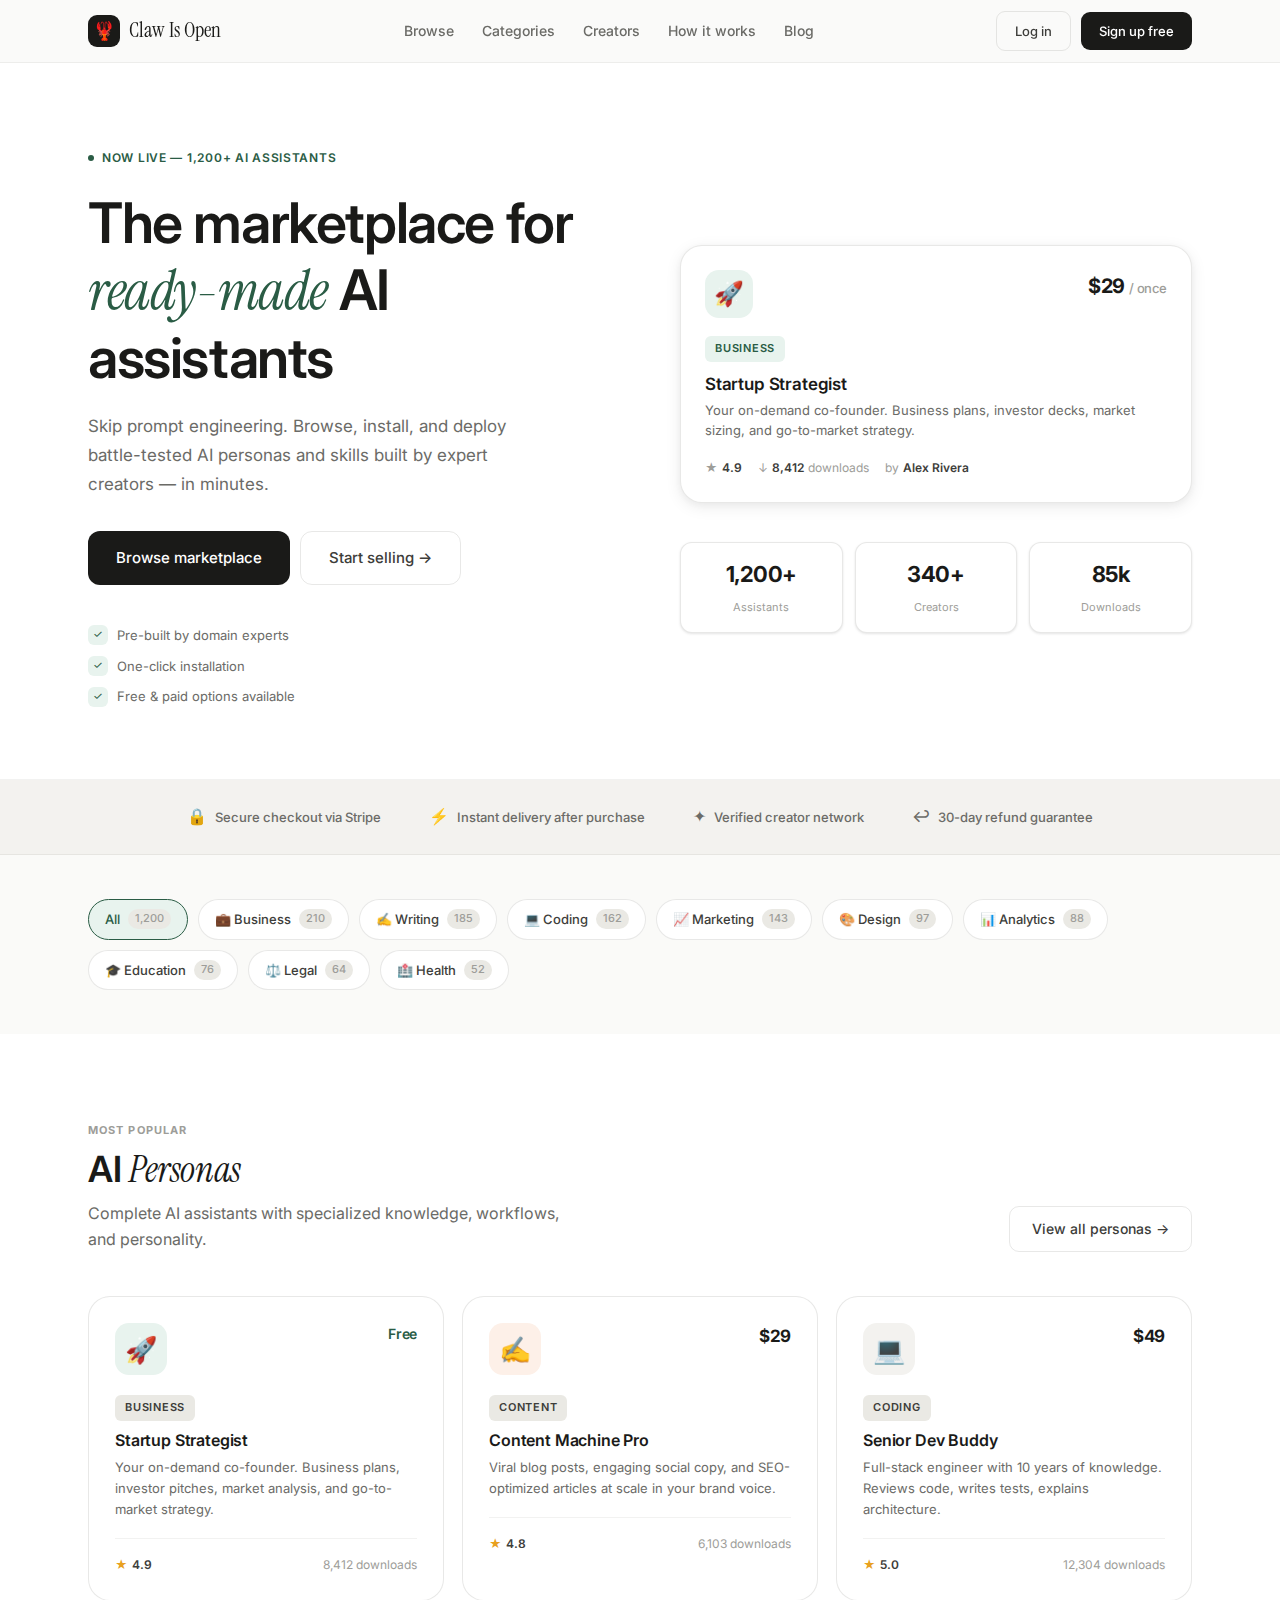
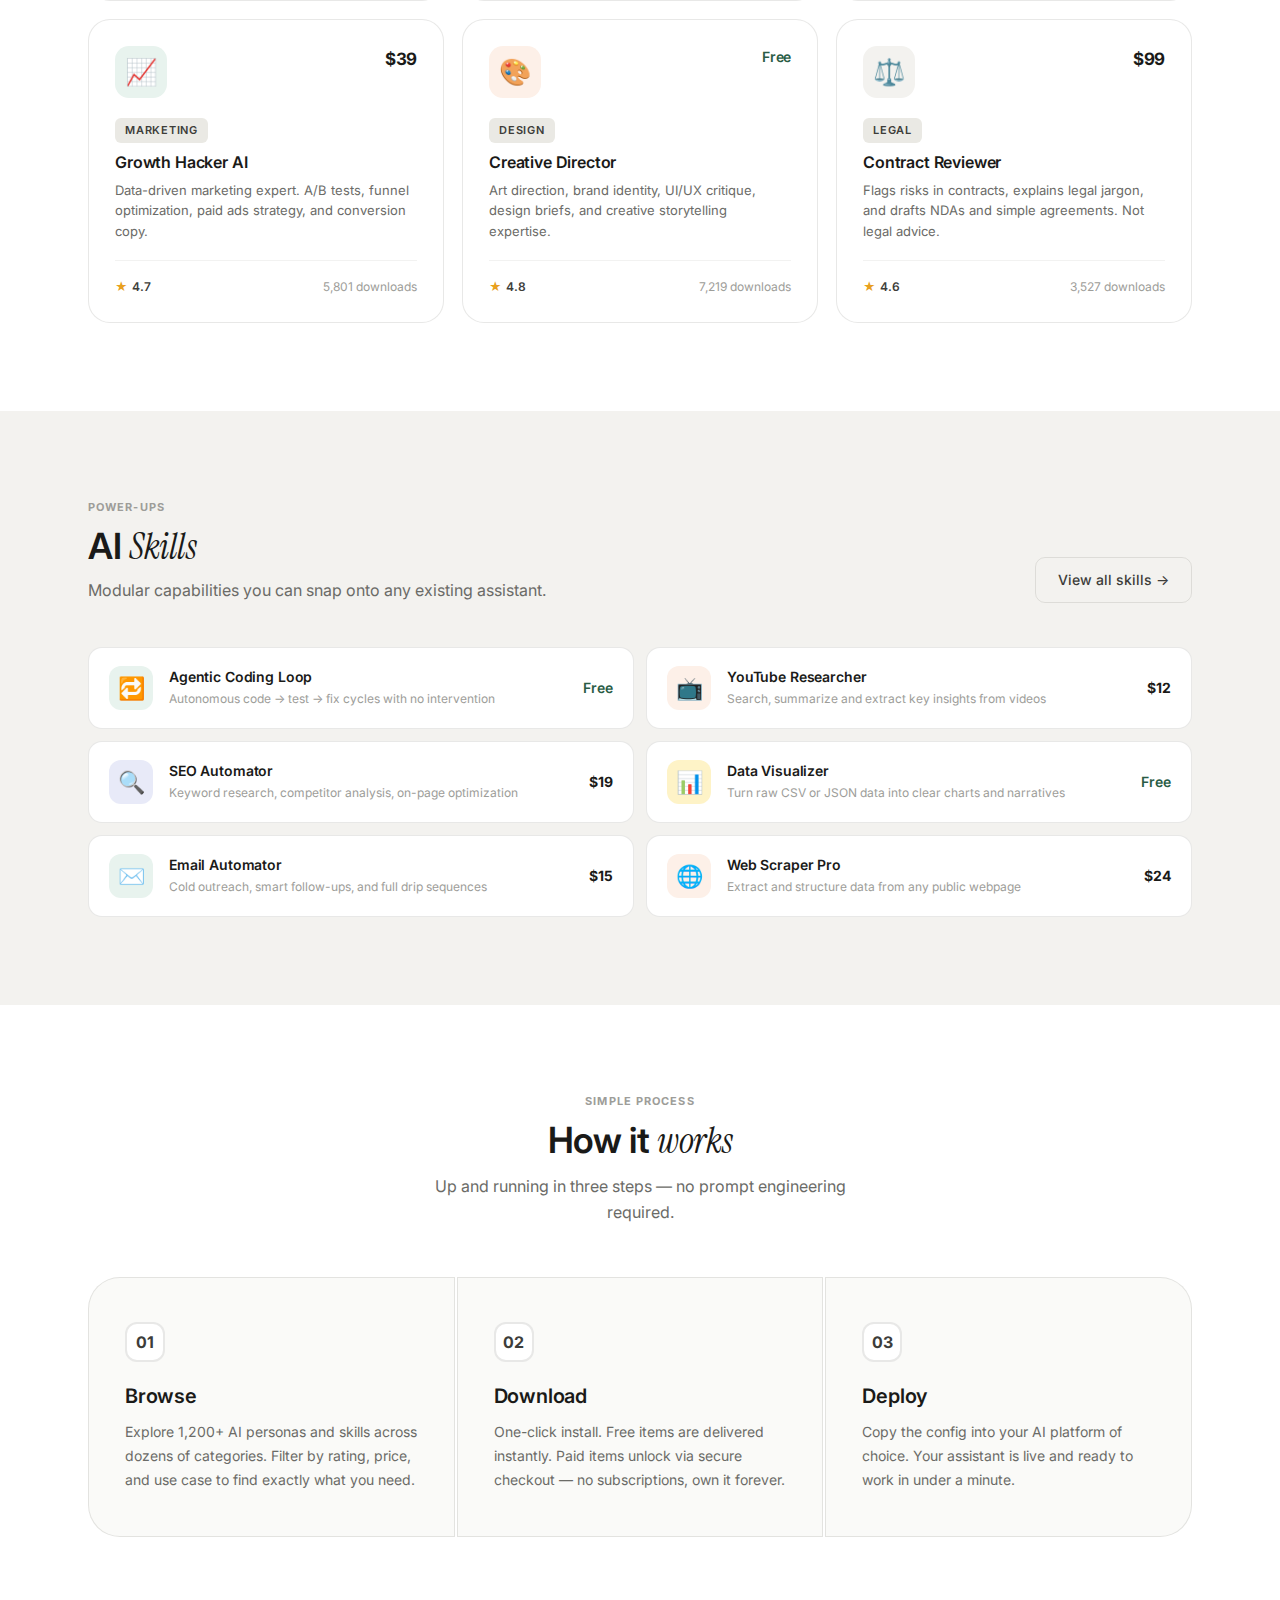
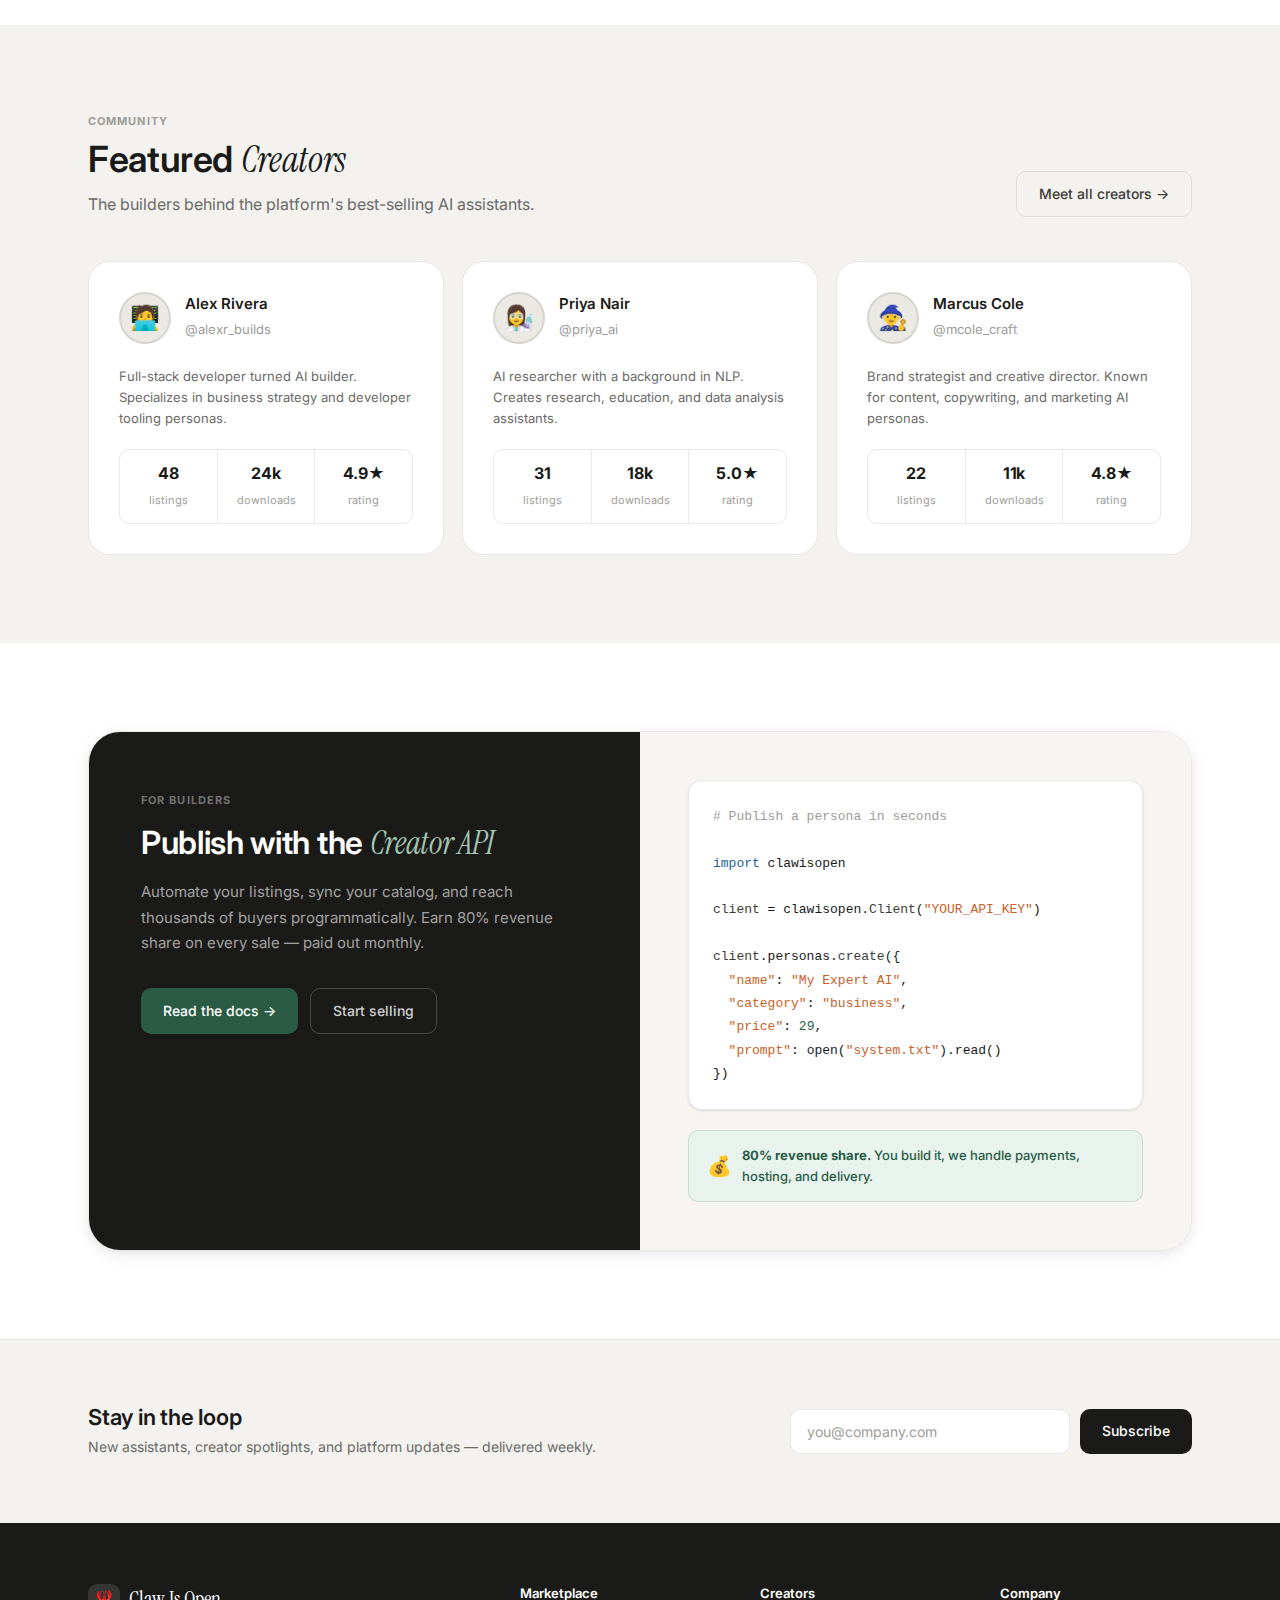
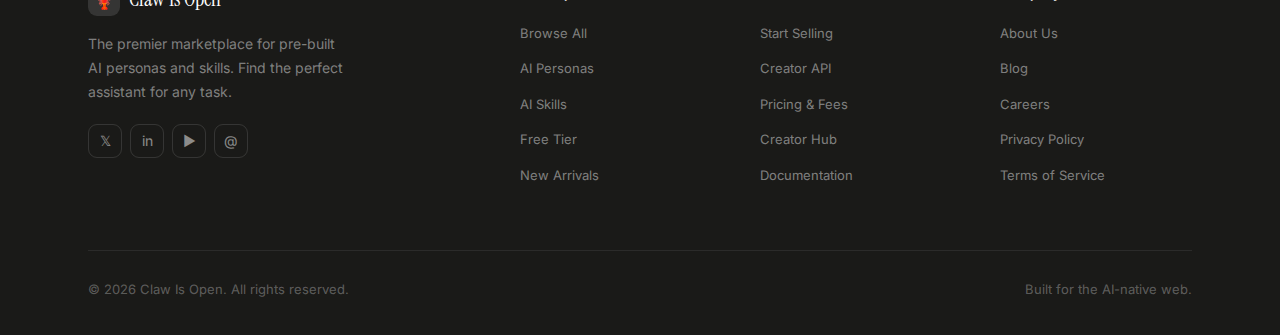
<file: index.html>
<!DOCTYPE html>
<html lang="en">
<head>
  <meta charset="UTF-8" />
  <meta name="viewport" content="width=device-width, initial-scale=1.0" />
  <title>Claw Is Open — The AI Assistant Marketplace</title>
  <link rel="preconnect" href="https://fonts.googleapis.com" />
  <link href="https://fonts.googleapis.com/css2?family=Instrument+Serif:ital@0;1&family=Inter:wght@300;400;500;600;700&display=swap" rel="stylesheet" />
  <link rel="stylesheet" href="css/styles.css" />
</head>
<body>

<!-- ══════════ NAV ══════════ -->
<nav>
  <div class="nav-wrap">
    <a href="index.html" class="nav-logo">
      <div class="logo-mark">🦞</div>
      Claw Is Open
    </a>
    <div class="nav-center">
      <a href="marketplace.html">Browse</a>
      <a href="marketplace.html#categories">Categories</a>
      <a href="creators.html">Creators</a>
      <a href="index.html#how">How it works</a>
      <a href="blog.html">Blog</a>
    </div>
    <div class="nav-right">
      <a href="signin.html" class="btn btn-ghost">Log in</a>
      <a href="signup.html" class="btn btn-dark">Sign up free</a>
    </div>
  </div>
</nav>

<!-- ══════════ HERO ══════════ -->
<section class="hero">
  <div class="container">
    <div class="hero-inner">
      <div class="hero-left">
        <div class="hero-eyebrow">
          <span class="dot"></span>
          Now live — 1,200+ AI assistants
        </div>
        <h1>The marketplace for <em>ready-made</em> AI assistants</h1>
        <p class="hero-desc">
          Skip prompt engineering. Browse, install, and deploy battle-tested AI personas and skills built by expert creators — in minutes.
        </p>
        <div class="hero-actions">
          <a href="marketplace.html" class="btn btn-dark btn-lg">Browse marketplace</a>
          <a href="sellers.html" class="btn btn-ghost btn-lg">Start selling →</a>
        </div>
        <div class="hero-props">
          <div class="prop-row"><span class="check">✓</span> Pre-built by domain experts</div>
          <div class="prop-row"><span class="check">✓</span> One-click installation</div>
          <div class="prop-row"><span class="check">✓</span> Free &amp; paid options available</div>
        </div>
      </div>
      <div class="hero-visual">
        <div class="hero-card-stack">
          <div class="stack-card stack-card-back"></div>
          <div class="stack-card stack-card-mid"></div>
          <div class="stack-card stack-card-front">
            <div class="card-top">
              <div class="card-avatar">🚀</div>
              <div>
                <div class="card-price-tag">$29 <span class="cents">/ once</span></div>
              </div>
            </div>
            <span class="badge badge-green" style="margin-bottom:12px;">Business</span>
            <h3>Startup Strategist</h3>
            <p>Your on-demand co-founder. Business plans, investor decks, market sizing, and go-to-market strategy.</p>
            <div class="card-meta">
              <div class="meta-item"><span>★</span><strong>4.9</strong></div>
              <div class="meta-item">↓ <strong>8,412</strong> downloads</div>
              <div class="meta-item">by <strong>Alex Rivera</strong></div>
            </div>
          </div>
        </div>
        <div class="hero-stat-row">
          <div class="hero-stat-pill">
            <span class="val">1,200+</span>
            <span class="lbl">Assistants</span>
          </div>
          <div class="hero-stat-pill">
            <span class="val">340+</span>
            <span class="lbl">Creators</span>
          </div>
          <div class="hero-stat-pill">
            <span class="val">85k</span>
            <span class="lbl">Downloads</span>
          </div>
        </div>
      </div>
    </div>
  </div>
</section>

<!-- ══════════ TRUST BAR ══════════ -->
<div class="trust-bar">
  <div class="trust-inner">
    <div class="trust-item"><span class="trust-icon">🔒</span> Secure checkout via Stripe</div>
    <div class="trust-item"><span class="trust-icon">⚡</span> Instant delivery after purchase</div>
    <div class="trust-item"><span class="trust-icon">✦</span> Verified creator network</div>
    <div class="trust-item"><span class="trust-icon">↩</span> 30-day refund guarantee</div>
  </div>
</div>

<!-- ══════════ CATEGORIES ══════════ -->
<section class="categories-section" id="categories">
  <div class="container">
    <div class="cat-scroll">
      <div class="cat-pill active">All <span class="n">1,200</span></div>
      <div class="cat-pill">💼 Business <span class="n">210</span></div>
      <div class="cat-pill">✍️ Writing <span class="n">185</span></div>
      <div class="cat-pill">💻 Coding <span class="n">162</span></div>
      <div class="cat-pill">📈 Marketing <span class="n">143</span></div>
      <div class="cat-pill">🎨 Design <span class="n">97</span></div>
      <div class="cat-pill">📊 Analytics <span class="n">88</span></div>
      <div class="cat-pill">🎓 Education <span class="n">76</span></div>
      <div class="cat-pill">⚖️ Legal <span class="n">64</span></div>
      <div class="cat-pill">🏥 Health <span class="n">52</span></div>
    </div>
  </div>
</section>

<!-- ══════════ PERSONAS ══════════ -->
<section class="personas-section" id="browse">
  <div class="container">
    <div class="s-head">
      <div class="s-head-row">
        <div>
          <div class="s-label">Most Popular</div>
          <h2 class="s-title">AI <em>Personas</em></h2>
          <p class="s-sub">Complete AI assistants with specialized knowledge, workflows, and personality.</p>
        </div>
        <a href="marketplace.html" class="btn btn-ghost">View all personas →</a>
      </div>
    </div>
    <div class="persona-grid">

      <a href="product.html?id=startup-strategist" class="p-card">
        <div class="p-card-top">
          <div class="p-icon p-icon-green">🚀</div>
          <span class="p-price free">Free</span>
        </div>
        <span class="badge badge-neutral" style="margin-bottom:10px;">Business</span>
        <h3>Startup Strategist</h3>
        <p>Your on-demand co-founder. Business plans, investor pitches, market analysis, and go-to-market strategy.</p>
        <div class="p-card-foot">
          <div class="p-stars"><span class="star">★</span><span class="val">4.9</span></div>
          <span class="p-dl">8,412 downloads</span>
        </div>
      </a>

      <a href="product.html?id=content-machine-pro" class="p-card">
        <div class="p-card-top">
          <div class="p-icon p-icon-warm">✍️</div>
          <span class="p-price">$29</span>
        </div>
        <span class="badge badge-neutral" style="margin-bottom:10px;">Content</span>
        <h3>Content Machine Pro</h3>
        <p>Viral blog posts, engaging social copy, and SEO-optimized articles at scale in your brand voice.</p>
        <div class="p-card-foot">
          <div class="p-stars"><span class="star">★</span><span class="val">4.8</span></div>
          <span class="p-dl">6,103 downloads</span>
        </div>
      </a>

      <a href="product.html?id=senior-dev-buddy" class="p-card">
        <div class="p-card-top">
          <div class="p-icon p-icon-gray">💻</div>
          <span class="p-price">$49</span>
        </div>
        <span class="badge badge-neutral" style="margin-bottom:10px;">Coding</span>
        <h3>Senior Dev Buddy</h3>
        <p>Full-stack engineer with 10 years of knowledge. Reviews code, writes tests, explains architecture.</p>
        <div class="p-card-foot">
          <div class="p-stars"><span class="star">★</span><span class="val">5.0</span></div>
          <span class="p-dl">12,304 downloads</span>
        </div>
      </a>

      <a href="product.html?id=growth-hacker-ai" class="p-card">
        <div class="p-card-top">
          <div class="p-icon p-icon-green">📈</div>
          <span class="p-price">$39</span>
        </div>
        <span class="badge badge-neutral" style="margin-bottom:10px;">Marketing</span>
        <h3>Growth Hacker AI</h3>
        <p>Data-driven marketing expert. A/B tests, funnel optimization, paid ads strategy, and conversion copy.</p>
        <div class="p-card-foot">
          <div class="p-stars"><span class="star">★</span><span class="val">4.7</span></div>
          <span class="p-dl">5,801 downloads</span>
        </div>
      </a>

      <a href="product.html?id=creative-director" class="p-card">
        <div class="p-card-top">
          <div class="p-icon p-icon-warm">🎨</div>
          <span class="p-price free">Free</span>
        </div>
        <span class="badge badge-neutral" style="margin-bottom:10px;">Design</span>
        <h3>Creative Director</h3>
        <p>Art direction, brand identity, UI/UX critique, design briefs, and creative storytelling expertise.</p>
        <div class="p-card-foot">
          <div class="p-stars"><span class="star">★</span><span class="val">4.8</span></div>
          <span class="p-dl">7,219 downloads</span>
        </div>
      </a>

      <a href="product.html?id=contract-reviewer" class="p-card">
        <div class="p-card-top">
          <div class="p-icon p-icon-gray">⚖️</div>
          <span class="p-price">$99</span>
        </div>
        <span class="badge badge-neutral" style="margin-bottom:10px;">Legal</span>
        <h3>Contract Reviewer</h3>
        <p>Flags risks in contracts, explains legal jargon, and drafts NDAs and simple agreements. Not legal advice.</p>
        <div class="p-card-foot">
          <div class="p-stars"><span class="star">★</span><span class="val">4.6</span></div>
          <span class="p-dl">3,527 downloads</span>
        </div>
      </a>

    </div>
  </div>
</section>

<!-- ══════════ SKILLS ══════════ -->
<section class="skills-section">
  <div class="container">
    <div class="s-head">
      <div class="s-head-row">
        <div>
          <div class="s-label">Power-Ups</div>
          <h2 class="s-title">AI <em>Skills</em></h2>
          <p class="s-sub">Modular capabilities you can snap onto any existing assistant.</p>
        </div>
        <a href="marketplace.html" class="btn btn-ghost">View all skills →</a>
      </div>
    </div>
    <div class="skill-grid">

      <a href="product.html?id=agentic-coding-loop" class="sk-card">
        <div class="sk-icon sk-icon-a">🔁</div>
        <div class="sk-info">
          <h3>Agentic Coding Loop</h3>
          <p>Autonomous code → test → fix cycles with no intervention</p>
        </div>
        <span class="sk-price free">Free</span>
      </a>

      <a href="product.html?id=youtube-researcher" class="sk-card">
        <div class="sk-icon sk-icon-b">📺</div>
        <div class="sk-info">
          <h3>YouTube Researcher</h3>
          <p>Search, summarize and extract key insights from videos</p>
        </div>
        <span class="sk-price">$12</span>
      </a>

      <a href="product.html?id=seo-automator" class="sk-card">
        <div class="sk-icon sk-icon-c">🔍</div>
        <div class="sk-info">
          <h3>SEO Automator</h3>
          <p>Keyword research, competitor analysis, on-page optimization</p>
        </div>
        <span class="sk-price">$19</span>
      </a>

      <a href="product.html?id=data-visualizer" class="sk-card">
        <div class="sk-icon sk-icon-d">📊</div>
        <div class="sk-info">
          <h3>Data Visualizer</h3>
          <p>Turn raw CSV or JSON data into clear charts and narratives</p>
        </div>
        <span class="sk-price free">Free</span>
      </a>

      <a href="product.html?id=email-automator" class="sk-card">
        <div class="sk-icon sk-icon-a">✉️</div>
        <div class="sk-info">
          <h3>Email Automator</h3>
          <p>Cold outreach, smart follow-ups, and full drip sequences</p>
        </div>
        <span class="sk-price">$15</span>
      </a>

      <a href="product.html?id=web-scraper-pro" class="sk-card">
        <div class="sk-icon sk-icon-b">🌐</div>
        <div class="sk-info">
          <h3>Web Scraper Pro</h3>
          <p>Extract and structure data from any public webpage</p>
        </div>
        <span class="sk-price">$24</span>
      </a>

    </div>
  </div>
</section>

<!-- ══════════ HOW IT WORKS ══════════ -->
<section class="how-section" id="how">
  <div class="container">
    <div class="s-head" style="text-align:center; margin-bottom:52px;">
      <div class="s-label" style="display:block;">Simple Process</div>
      <h2 class="s-title" style="max-width:360px; margin:0 auto 12px;">How it <em>works</em></h2>
      <p class="s-sub" style="margin:0 auto;">Up and running in three steps — no prompt engineering required.</p>
    </div>
    <div class="steps-row">
      <div class="step-card">
        <div class="step-num">01</div>
        <h3>Browse</h3>
        <p>Explore 1,200+ AI personas and skills across dozens of categories. Filter by rating, price, and use case to find exactly what you need.</p>
      </div>
      <div class="step-card">
        <div class="step-num">02</div>
        <h3>Download</h3>
        <p>One-click install. Free items are delivered instantly. Paid items unlock via secure checkout — no subscriptions, own it forever.</p>
      </div>
      <div class="step-card">
        <div class="step-num">03</div>
        <h3>Deploy</h3>
        <p>Copy the config into your AI platform of choice. Your assistant is live and ready to work in under a minute.</p>
      </div>
    </div>
  </div>
</section>

<!-- ══════════ CREATORS ══════════ -->
<section class="creators-section" id="creators">
  <div class="container">
    <div class="s-head">
      <div class="s-head-row">
        <div>
          <div class="s-label">Community</div>
          <h2 class="s-title">Featured <em>Creators</em></h2>
          <p class="s-sub">The builders behind the platform's best-selling AI assistants.</p>
        </div>
        <a href="creators.html" class="btn btn-ghost">Meet all creators →</a>
      </div>
    </div>
    <div class="creator-grid">

      <a href="creator.html?handle=alexr_builds" class="cr-card">
        <div class="cr-top">
          <div class="cr-avatar">🧑‍💻</div>
          <div class="cr-info">
            <h3>Alex Rivera</h3>
            <span class="handle">@alexr_builds</span>
          </div>
        </div>
        <p class="cr-bio">Full-stack developer turned AI builder. Specializes in business strategy and developer tooling personas.</p>
        <div class="cr-stats">
          <div class="cr-stat"><span class="v">48</span><span class="k">listings</span></div>
          <div class="cr-stat"><span class="v">24k</span><span class="k">downloads</span></div>
          <div class="cr-stat"><span class="v">4.9★</span><span class="k">rating</span></div>
        </div>
      </a>

      <a href="creator.html?handle=priya_ai" class="cr-card">
        <div class="cr-top">
          <div class="cr-avatar">👩‍🔬</div>
          <div class="cr-info">
            <h3>Priya Nair</h3>
            <span class="handle">@priya_ai</span>
          </div>
        </div>
        <p class="cr-bio">AI researcher with a background in NLP. Creates research, education, and data analysis assistants.</p>
        <div class="cr-stats">
          <div class="cr-stat"><span class="v">31</span><span class="k">listings</span></div>
          <div class="cr-stat"><span class="v">18k</span><span class="k">downloads</span></div>
          <div class="cr-stat"><span class="v">5.0★</span><span class="k">rating</span></div>
        </div>
      </a>

      <a href="creator.html?handle=mcole_craft" class="cr-card">
        <div class="cr-top">
          <div class="cr-avatar">🧙</div>
          <div class="cr-info">
            <h3>Marcus Cole</h3>
            <span class="handle">@mcole_craft</span>
          </div>
        </div>
        <p class="cr-bio">Brand strategist and creative director. Known for content, copywriting, and marketing AI personas.</p>
        <div class="cr-stats">
          <div class="cr-stat"><span class="v">22</span><span class="k">listings</span></div>
          <div class="cr-stat"><span class="v">11k</span><span class="k">downloads</span></div>
          <div class="cr-stat"><span class="v">4.8★</span><span class="k">rating</span></div>
        </div>
      </a>

    </div>
  </div>
</section>

<!-- ══════════ API CTA ══════════ -->
<section class="api-section" id="sell">
  <div class="container">
    <div class="api-card">
      <div class="api-left">
        <span class="s-label">For Builders</span>
        <h2>Publish with the <em>Creator API</em></h2>
        <p>Automate your listings, sync your catalog, and reach thousands of buyers programmatically. Earn 80% revenue share on every sale — paid out monthly.</p>
        <div style="display:flex; gap:12px; flex-wrap:wrap;">
          <a href="sellers.html#docs" class="btn btn-accent">Read the docs →</a>
          <a href="sellers.html" class="btn btn-ghost">Start selling</a>
        </div>
      </div>
      <div class="api-right">
        <div class="api-code-block">
          <div class="c-comment"># Publish a persona in seconds</div>
          <br/>
          <div><span class="c-key">import</span> clawisopen</div>
          <br/>
          <div><span class="c-fn">client</span> = clawisopen.<span class="c-fn">Client</span>(<span class="c-str">"YOUR_API_KEY"</span>)</div>
          <br/>
          <div><span class="c-fn">client</span>.personas.<span class="c-fn">create</span>({</div>
          <div>&nbsp;&nbsp;<span class="c-str">"name"</span>: <span class="c-str">"My Expert AI"</span>,</div>
          <div>&nbsp;&nbsp;<span class="c-str">"category"</span>: <span class="c-str">"business"</span>,</div>
          <div>&nbsp;&nbsp;<span class="c-str">"price"</span>: <span class="c-num">29</span>,</div>
          <div>&nbsp;&nbsp;<span class="c-str">"prompt"</span>: open(<span class="c-str">"system.txt"</span>).read()</div>
          <div>})</div>
        </div>
        <div class="revenue-pill">
          <span class="icon">💰</span>
          <p><strong>80% revenue share.</strong> You build it, we handle payments, hosting, and delivery.</p>
        </div>
      </div>
    </div>
  </div>
</section>

<!-- ══════════ NEWSLETTER ══════════ -->
<section class="newsletter-section">
  <div class="container">
    <div class="nl-wrap">
      <div class="nl-text">
        <h3>Stay in the loop</h3>
        <p>New assistants, creator spotlights, and platform updates — delivered weekly.</p>
      </div>
      <div class="nl-form">
        <input class="nl-input" type="email" placeholder="you@company.com" />
        <a href="#" class="btn btn-dark">Subscribe</a>
      </div>
    </div>
  </div>
</section>

<!-- ══════════ FOOTER ══════════ -->
<footer>
  <div class="container">
    <div class="footer-grid">
      <div class="footer-brand">
        <a href="index.html" class="nav-logo">
          <div class="logo-mark">🦞</div>
          Claw Is Open
        </a>
        <p>The premier marketplace for pre-built AI personas and skills. Find the perfect assistant for any task.</p>
        <div class="footer-social">
          <div class="soc-btn">𝕏</div>
          <div class="soc-btn">in</div>
          <div class="soc-btn">▶</div>
          <div class="soc-btn">@</div>
        </div>
      </div>
      <div class="footer-col">
        <h4>Marketplace</h4>
        <ul>
          <li><a href="marketplace.html">Browse All</a></li>
          <li><a href="marketplace.html">AI Personas</a></li>
          <li><a href="marketplace.html">AI Skills</a></li>
          <li><a href="marketplace.html">Free Tier</a></li>
          <li><a href="marketplace.html">New Arrivals</a></li>
        </ul>
      </div>
      <div class="footer-col">
        <h4>Creators</h4>
        <ul>
          <li><a href="sellers.html">Start Selling</a></li>
          <li><a href="sellers.html">Creator API</a></li>
          <li><a href="sellers.html#pricing">Pricing &amp; Fees</a></li>
          <li><a href="sellers.html">Creator Hub</a></li>
          <li><a href="sellers.html#docs">Documentation</a></li>
        </ul>
      </div>
      <div class="footer-col">
        <h4>Company</h4>
        <ul>
          <li><a href="index.html#how">About Us</a></li>
          <li><a href="blog.html">Blog</a></li>
          <li><a href="blog.html">Careers</a></li>
          <li><a href="blog.html">Privacy Policy</a></li>
          <li><a href="blog.html">Terms of Service</a></li>
        </ul>
      </div>
    </div>
    <div class="footer-bottom">
      <p>© 2026 Claw Is Open. All rights reserved.</p>
      <p>Built for the AI-native web.</p>
    </div>
  </div>
</footer>

<script>
  // Category pill active state
  document.querySelectorAll('.cat-pill').forEach(pill => {
    pill.addEventListener('click', function () {
      document.querySelectorAll('.cat-pill').forEach(p => p.classList.remove('active'));
      this.classList.add('active');
    });
  });
</script>

</body>
</html>
</file>
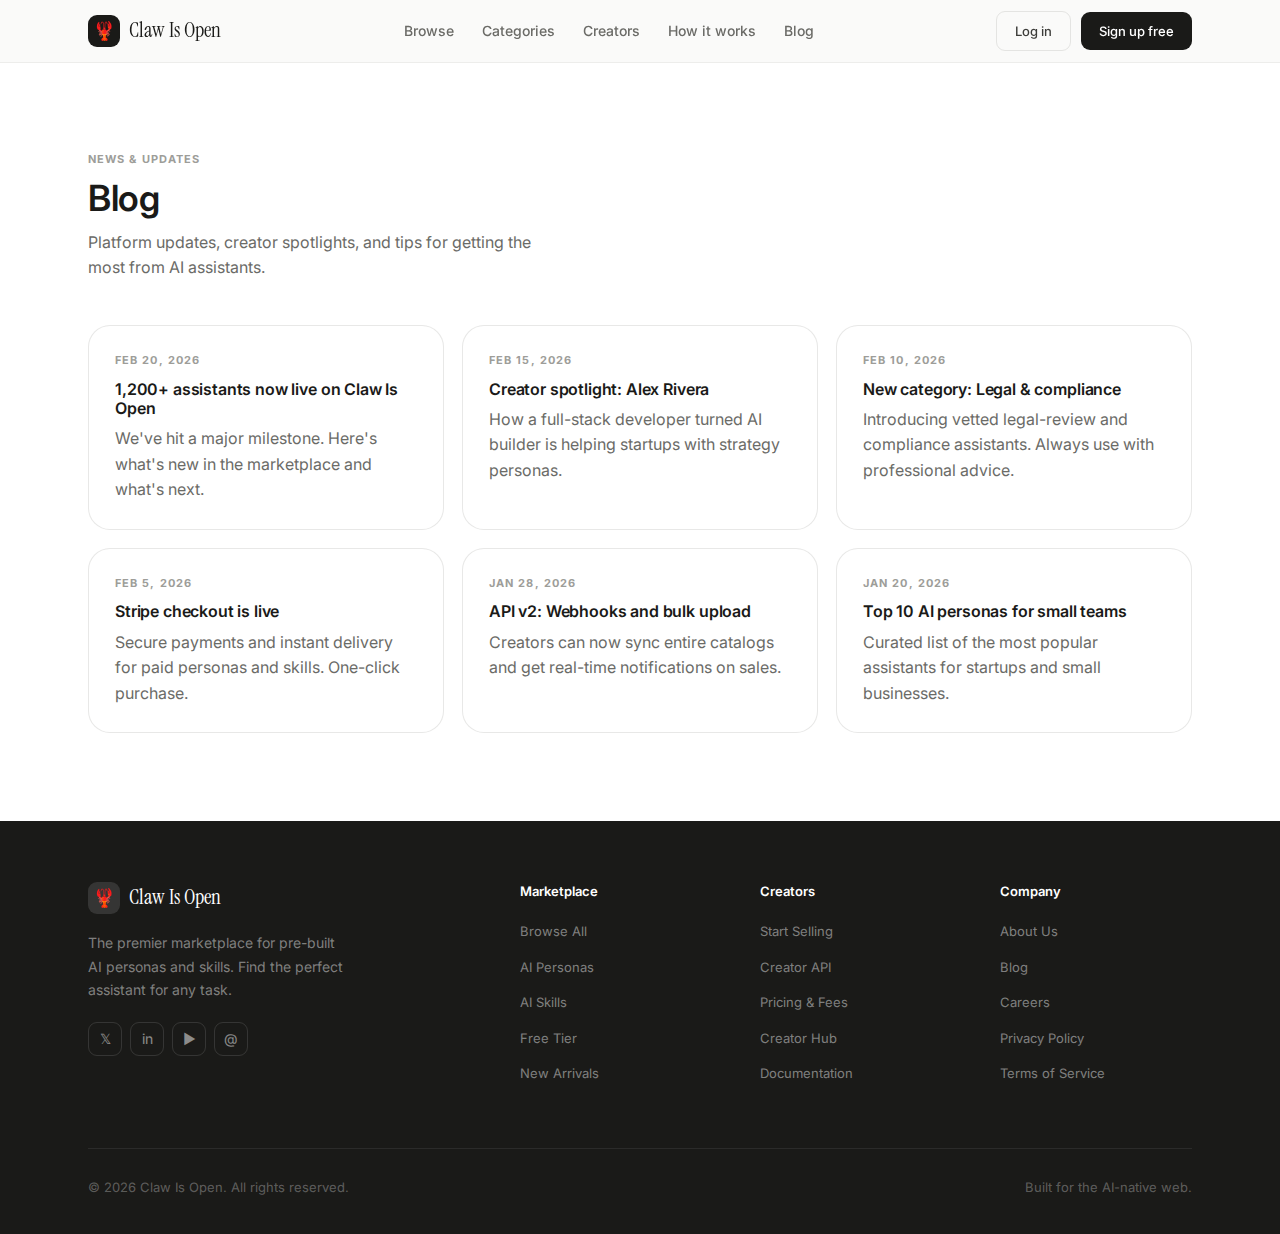
<file: blog.html>
<!DOCTYPE html>
<html lang="en">
<head>
  <meta charset="UTF-8" />
  <meta name="viewport" content="width=device-width, initial-scale=1.0" />
  <title>Blog — Claw Is Open</title>
  <link rel="preconnect" href="https://fonts.googleapis.com" />
  <link href="https://fonts.googleapis.com/css2?family=Instrument+Serif:ital@0;1&family=Inter:wght@300;400;500;600;700&display=swap" rel="stylesheet" />
  <link rel="stylesheet" href="css/styles.css" />
</head>
<body>

<nav>
  <div class="nav-wrap">
    <a href="index.html" class="nav-logo">
      <div class="logo-mark">🦞</div>
      Claw Is Open
    </a>
    <div class="nav-center">
      <a href="marketplace.html">Browse</a>
      <a href="marketplace.html#categories">Categories</a>
      <a href="creators.html">Creators</a>
      <a href="index.html#how">How it works</a>
      <a href="blog.html">Blog</a>
    </div>
    <div class="nav-right">
      <a href="signin.html" class="btn btn-ghost">Log in</a>
      <a href="signup.html" class="btn btn-dark">Sign up free</a>
    </div>
  </div>
</nav>

<section class="personas-section">
  <div class="container">
    <div class="s-head">
      <div class="s-head-row">
        <div>
          <div class="s-label">News &amp; Updates</div>
          <h2 class="s-title">Blog</h2>
          <p class="s-sub">Platform updates, creator spotlights, and tips for getting the most from AI assistants.</p>
        </div>
      </div>
    </div>
    <div class="blog-grid">
      <a href="#" class="blog-card">
        <div class="s-label">Feb 20, 2026</div>
        <h3>1,200+ assistants now live on Claw Is Open</h3>
        <p>We've hit a major milestone. Here's what's new in the marketplace and what's next.</p>
      </a>
      <a href="#" class="blog-card">
        <div class="s-label">Feb 15, 2026</div>
        <h3>Creator spotlight: Alex Rivera</h3>
        <p>How a full-stack developer turned AI builder is helping startups with strategy personas.</p>
      </a>
      <a href="#" class="blog-card">
        <div class="s-label">Feb 10, 2026</div>
        <h3>New category: Legal &amp; compliance</h3>
        <p>Introducing vetted legal-review and compliance assistants. Always use with professional advice.</p>
      </a>
      <a href="#" class="blog-card">
        <div class="s-label">Feb 5, 2026</div>
        <h3>Stripe checkout is live</h3>
        <p>Secure payments and instant delivery for paid personas and skills. One-click purchase.</p>
      </a>
      <a href="#" class="blog-card">
        <div class="s-label">Jan 28, 2026</div>
        <h3>API v2: Webhooks and bulk upload</h3>
        <p>Creators can now sync entire catalogs and get real-time notifications on sales.</p>
      </a>
      <a href="#" class="blog-card">
        <div class="s-label">Jan 20, 2026</div>
        <h3>Top 10 AI personas for small teams</h3>
        <p>Curated list of the most popular assistants for startups and small businesses.</p>
      </a>
    </div>
  </div>
</section>

<footer>
  <div class="container">
    <div class="footer-grid">
      <div class="footer-brand">
        <a href="index.html" class="nav-logo">
          <div class="logo-mark">🦞</div>
          Claw Is Open
        </a>
        <p>The premier marketplace for pre-built AI personas and skills. Find the perfect assistant for any task.</p>
        <div class="footer-social">
          <div class="soc-btn">𝕏</div>
          <div class="soc-btn">in</div>
          <div class="soc-btn">▶</div>
          <div class="soc-btn">@</div>
        </div>
      </div>
      <div class="footer-col">
        <h4>Marketplace</h4>
        <ul>
          <li><a href="marketplace.html">Browse All</a></li>
          <li><a href="marketplace.html">AI Personas</a></li>
          <li><a href="marketplace.html">AI Skills</a></li>
          <li><a href="marketplace.html">Free Tier</a></li>
          <li><a href="marketplace.html">New Arrivals</a></li>
        </ul>
      </div>
      <div class="footer-col">
        <h4>Creators</h4>
        <ul>
          <li><a href="sellers.html">Start Selling</a></li>
          <li><a href="sellers.html">Creator API</a></li>
          <li><a href="sellers.html#pricing">Pricing &amp; Fees</a></li>
          <li><a href="sellers.html">Creator Hub</a></li>
          <li><a href="sellers.html#docs">Documentation</a></li>
        </ul>
      </div>
      <div class="footer-col">
        <h4>Company</h4>
        <ul>
          <li><a href="index.html#how">About Us</a></li>
          <li><a href="blog.html">Blog</a></li>
          <li><a href="blog.html">Careers</a></li>
          <li><a href="blog.html">Privacy Policy</a></li>
          <li><a href="blog.html">Terms of Service</a></li>
        </ul>
      </div>
    </div>
    <div class="footer-bottom">
      <p>© 2026 Claw Is Open. All rights reserved.</p>
      <p>Built for the AI-native web.</p>
    </div>
  </div>
</footer>
</body>
</html>
</file>
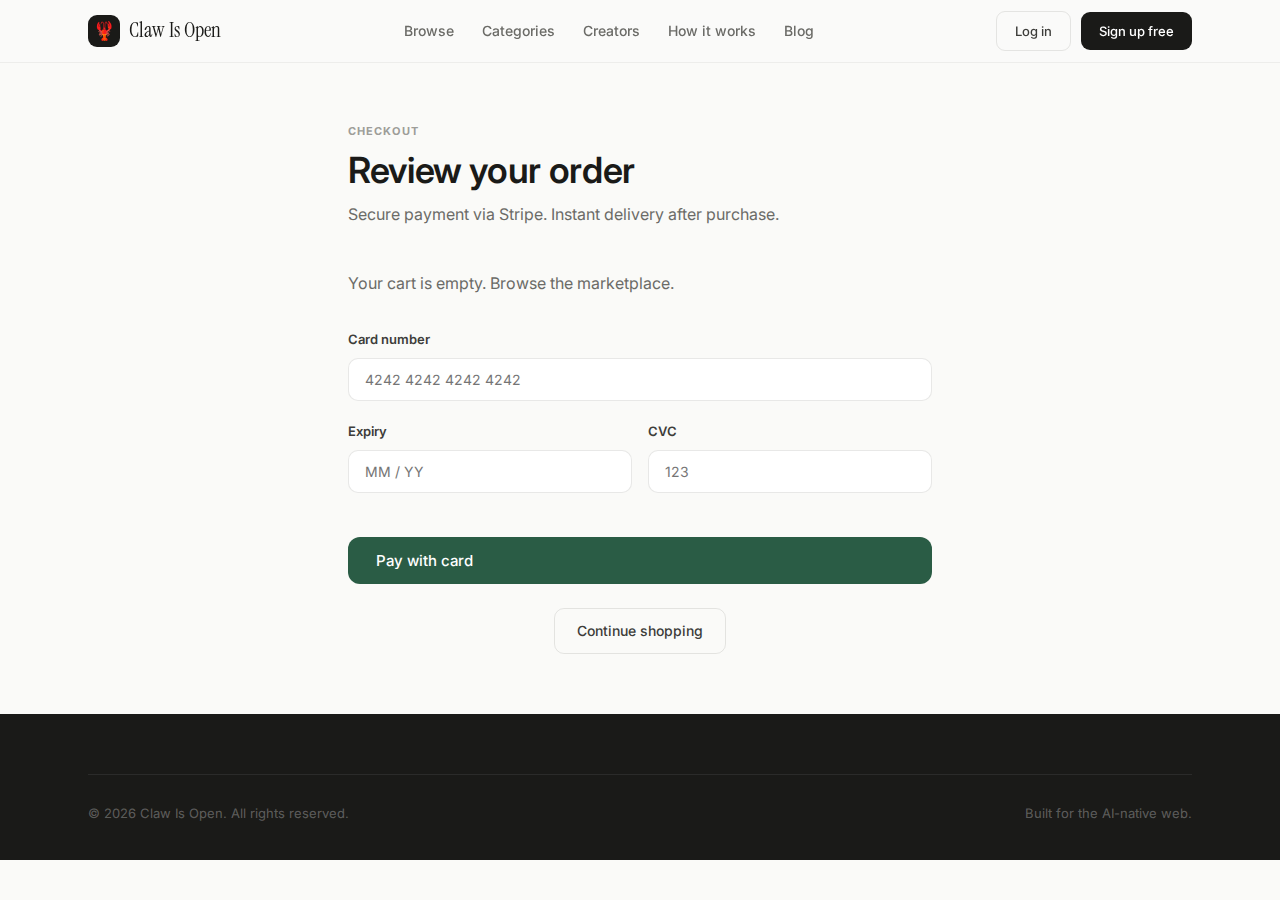
<file: checkout.html>
<!DOCTYPE html>
<html lang="en">
<head>
  <meta charset="UTF-8" />
  <meta name="viewport" content="width=device-width, initial-scale=1.0" />
  <title>Checkout — Claw Is Open</title>
  <link rel="preconnect" href="https://fonts.googleapis.com" />
  <link href="https://fonts.googleapis.com/css2?family=Instrument+Serif:ital@0;1&family=Inter:wght@300;400;500;600;700&display=swap" rel="stylesheet" />
  <link rel="stylesheet" href="css/styles.css" />
</head>
<body>

<nav>
  <div class="nav-wrap">
    <a href="index.html" class="nav-logo">
      <div class="logo-mark">🦞</div>
      Claw Is Open
    </a>
    <div class="nav-center">
      <a href="marketplace.html">Browse</a>
      <a href="marketplace.html#categories">Categories</a>
      <a href="creators.html">Creators</a>
      <a href="index.html#how">How it works</a>
      <a href="blog.html">Blog</a>
    </div>
    <div class="nav-right">
      <a href="signin.html" class="btn btn-ghost">Log in</a>
      <a href="signup.html" class="btn btn-dark">Sign up free</a>
    </div>
  </div>
</nav>

<section class="checkout-section">
  <div class="container" style="max-width: 640px;">
    <div class="s-head">
      <div class="s-label">Checkout</div>
      <h2 class="s-title">Review your order</h2>
      <p class="s-sub">Secure payment via Stripe. Instant delivery after purchase.</p>
    </div>
    <div id="checkout-cart-items"></div>
    <div class="checkout-total" id="checkout-total-row">
      Total: <span id="checkout-total">$0</span>
    </div>
    <form onsubmit="event.preventDefault(); alert('Thank you! This is a demo. In production, Stripe would process the payment.'); window.location.href='marketplace.html';" style="margin-top: 32px;">
      <div class="form-group">
        <label for="card">Card number</label>
        <input type="text" id="card" placeholder="4242 4242 4242 4242" maxlength="19" />
      </div>
      <div style="display: grid; grid-template-columns: 1fr 1fr; gap: 16px;">
        <div class="form-group">
          <label for="exp">Expiry</label>
          <input type="text" id="exp" placeholder="MM / YY" />
        </div>
        <div class="form-group">
          <label for="cvc">CVC</label>
          <input type="text" id="cvc" placeholder="123" />
        </div>
      </div>
      <button type="submit" class="btn btn-accent btn-lg" style="width: 100%; margin-top: 24px;">Pay with card</button>
    </form>
    <p style="text-align: center; margin-top: 24px;">
      <a href="marketplace.html" class="btn btn-ghost">Continue shopping</a>
    </p>
  </div>
</section>

<footer>
  <div class="container">
    <div class="footer-bottom">
      <p>© 2026 Claw Is Open. All rights reserved.</p>
      <p>Built for the AI-native web.</p>
    </div>
  </div>
</footer>
<script>
(function() {
  var container = document.getElementById('checkout-cart-items');
  var totalEl = document.getElementById('checkout-total');
  var totalRow = document.getElementById('checkout-total-row');
  var params = new URLSearchParams(location.search);
  var itemParam = params.get('item') || params.get('items');
  var ids = itemParam ? itemParam.split(',').map(function(s) { return s.trim(); }).filter(Boolean) : [];
  var products = {
    'startup-strategist': { name: 'Startup Strategist', type: 'Persona', category: 'Business', price: 'Free', priceNum: 0, icon: '🚀', iconClass: 'p-icon-green' },
    'content-machine-pro': { name: 'Content Machine Pro', type: 'Persona', category: 'Content', price: '$29', priceNum: 29, icon: '✍️', iconClass: 'p-icon-warm' },
    'senior-dev-buddy': { name: 'Senior Dev Buddy', type: 'Persona', category: 'Coding', price: '$49', priceNum: 49, icon: '💻', iconClass: 'p-icon-gray' },
    'growth-hacker-ai': { name: 'Growth Hacker AI', type: 'Persona', category: 'Marketing', price: '$39', priceNum: 39, icon: '📈', iconClass: 'p-icon-green' },
    'creative-director': { name: 'Creative Director', type: 'Persona', category: 'Design', price: 'Free', priceNum: 0, icon: '🎨', iconClass: 'p-icon-warm' },
    'contract-reviewer': { name: 'Contract Reviewer', type: 'Persona', category: 'Legal', price: '$99', priceNum: 99, icon: '⚖️', iconClass: 'p-icon-gray' },
    'agentic-coding-loop': { name: 'Agentic Coding Loop', type: 'Skill', category: 'Coding', price: 'Free', priceNum: 0, icon: '🔁', iconClass: 'p-icon-green' },
    'youtube-researcher': { name: 'YouTube Researcher', type: 'Skill', category: 'Research', price: '$12', priceNum: 12, icon: '📺', iconClass: 'p-icon-warm' },
    'seo-automator': { name: 'SEO Automator', type: 'Skill', category: 'Marketing', price: '$19', priceNum: 19, icon: '🔍', iconClass: 'p-icon-gray' },
    'data-visualizer': { name: 'Data Visualizer', type: 'Skill', category: 'Analytics', price: 'Free', priceNum: 0, icon: '📊', iconClass: 'p-icon-green' },
    'email-automator': { name: 'Email Automator', type: 'Skill', category: 'Marketing', price: '$15', priceNum: 15, icon: '✉️', iconClass: 'p-icon-warm' },
    'web-scraper-pro': { name: 'Web Scraper Pro', type: 'Skill', category: 'Research', price: '$24', priceNum: 24, icon: '🌐', iconClass: 'p-icon-warm' }
  };
  var total = 0;
  if (ids.length === 0) {
    container.innerHTML = '<p style="color: var(--ink-3); margin-bottom: 24px;">Your cart is empty. <a href="marketplace.html">Browse the marketplace</a>.</p>';
    totalRow.style.display = 'none';
  } else {
    ids.forEach(function(id) {
      var p = products[id];
      if (!p) return;
      total += p.priceNum;
      var div = document.createElement('div');
      div.className = 'cart-item';
      div.innerHTML = '<div class="p-icon ' + p.iconClass + '" style="flex-shrink:0;">' + p.icon + '</div>' +
        '<div class="cart-item-info"><h3 style="font-size: 16px; margin-bottom: 4px;">' + escapeHtml(p.name) + '</h3>' +
        '<p style="font-size: 13px; color: var(--ink-4); margin: 0;">AI ' + p.type + ' · ' + escapeHtml(p.category) + '</p></div>' +
        '<div class="cart-item-price">' + escapeHtml(p.price) + '</div>';
      container.appendChild(div);
    });
    totalEl.textContent = total === 0 ? 'Free' : '$' + total;
  }
  function escapeHtml(s) { var d = document.createElement('div'); d.textContent = s; return d.innerHTML; }
})();
</script>
</body>
</html>
</file>
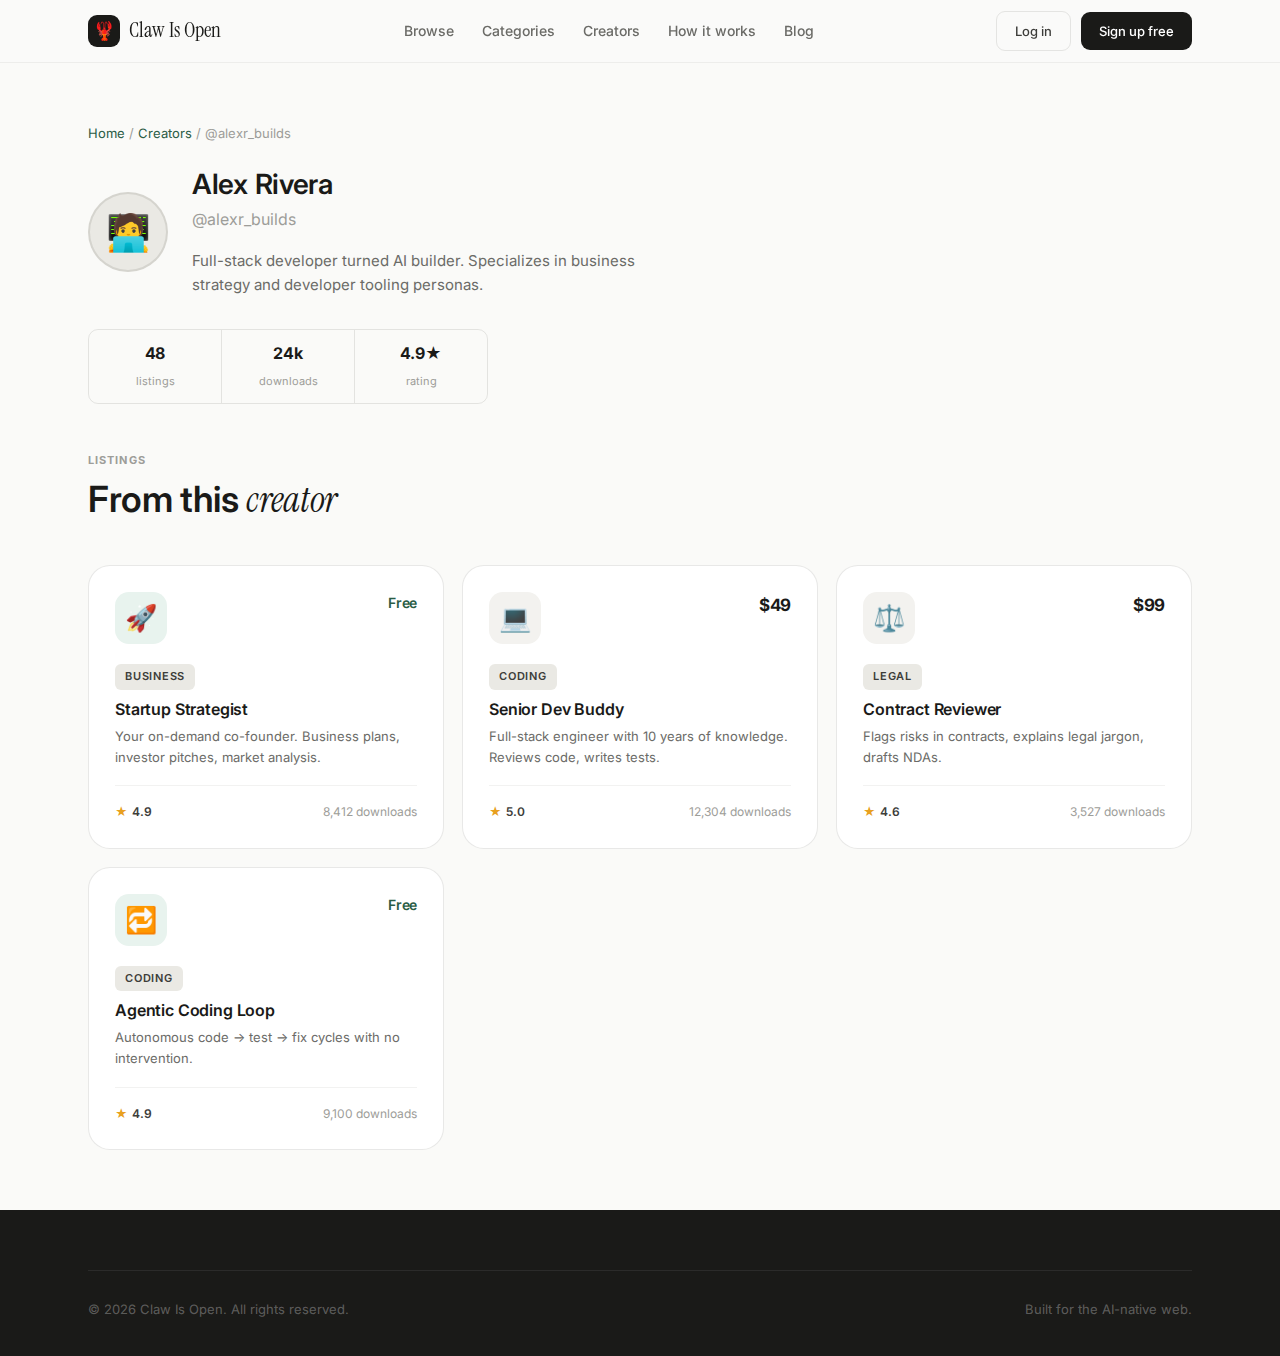
<file: creator.html>
<!DOCTYPE html>
<html lang="en">
<head>
  <meta charset="UTF-8" />
  <meta name="viewport" content="width=device-width, initial-scale=1.0" />
  <title>Creator — Claw Is Open</title>
  <link rel="preconnect" href="https://fonts.googleapis.com" />
  <link href="https://fonts.googleapis.com/css2?family=Instrument+Serif:ital@0;1&family=Inter:wght@300;400;500;600;700&display=swap" rel="stylesheet" />
  <link rel="stylesheet" href="css/styles.css" />
</head>
<body>

<nav>
  <div class="nav-wrap">
    <a href="index.html" class="nav-logo">
      <div class="logo-mark">🦞</div>
      Claw Is Open
    </a>
    <div class="nav-center">
      <a href="marketplace.html">Browse</a>
      <a href="marketplace.html#categories">Categories</a>
      <a href="creators.html">Creators</a>
      <a href="index.html#how">How it works</a>
      <a href="blog.html">Blog</a>
    </div>
    <div class="nav-right">
      <a href="signin.html" class="btn btn-ghost">Log in</a>
      <a href="signup.html" class="btn btn-dark">Sign up free</a>
    </div>
  </div>
</nav>

<section class="creator-profile">
  <div class="container">
    <div class="breadcrumb" style="margin-bottom: 24px;">
      <a href="index.html">Home</a> / <a href="creators.html">Creators</a> / <span id="creator-handle">@alexr_builds</span>
    </div>
    <div class="creator-header">
      <div class="cr-avatar" id="creator-avatar">🧑‍💻</div>
      <div>
        <h1 id="creator-name" style="font-size: 28px; margin-bottom: 6px;">Alex Rivera</h1>
        <p id="creator-handle-p" style="font-size: 16px; color: var(--ink-4); margin-bottom: 16px;">@alexr_builds</p>
        <p id="creator-bio" style="font-size: 15px; color: var(--ink-3); line-height: 1.6; max-width: 480px;">
          Full-stack developer turned AI builder. Specializes in business strategy and developer tooling personas.
        </p>
      </div>
    </div>
    <div class="cr-stats" style="max-width: 400px; margin-bottom: 48px;">
      <div class="cr-stat"><span class="v" id="stat-listings">48</span><span class="k">listings</span></div>
      <div class="cr-stat"><span class="v" id="stat-downloads">24k</span><span class="k">downloads</span></div>
      <div class="cr-stat"><span class="v" id="stat-rating">4.9★</span><span class="k">rating</span></div>
    </div>
    <div class="s-head">
      <div class="s-label">Listings</div>
      <h2 class="s-title">From this <em>creator</em></h2>
    </div>
    <div class="persona-grid" id="creator-listings"></div>
  </div>
</section>

<footer>
  <div class="container">
    <div class="footer-bottom">
      <p>© 2026 Claw Is Open. All rights reserved.</p>
      <p>Built for the AI-native web.</p>
    </div>
  </div>
</footer>

<script>
(function() {
  var params = new URLSearchParams(location.search);
  var handle = params.get('handle') || 'alexr_builds';
  var creators = {
    'alexr_builds': { name: 'Alex Rivera', avatar: '🧑‍💻', bio: 'Full-stack developer turned AI builder. Specializes in business strategy and developer tooling personas.', listings: '48', downloads: '24k', rating: '4.9★' },
    'priya_ai': { name: 'Priya Nair', avatar: '👩‍🔬', bio: 'AI researcher with a background in NLP. Creates research, education, and data analysis assistants.', listings: '31', downloads: '18k', rating: '5.0★' },
    'mcole_craft': { name: 'Marcus Cole', avatar: '🧙', bio: 'Brand strategist and creative director. Known for content, copywriting, and marketing AI personas.', listings: '22', downloads: '11k', rating: '4.8★' },
    'sam_dev': { name: 'Sam Chen', avatar: '👨‍💼', bio: 'Product manager and automation expert. Builds personas for sales, support, and workflow automation.', listings: '19', downloads: '9k', rating: '4.7★' },
    'jay_ai': { name: 'Jay Patel', avatar: '🎯', bio: 'Data scientist focused on analytics and reporting assistants. Specializes in SQL, Python, and visualization skills.', listings: '27', downloads: '14k', rating: '4.9★' },
    'river_creates': { name: 'River Kim', avatar: '✨', bio: 'Writer and editor. Creates personas for copywriting, storytelling, and content strategy.', listings: '15', downloads: '6k', rating: '5.0★' }
  };
  var creatorProductIds = {
    'alexr_builds': ['startup-strategist', 'senior-dev-buddy', 'contract-reviewer', 'agentic-coding-loop'],
    'priya_ai': ['youtube-researcher', 'data-visualizer'],
    'mcole_craft': ['content-machine-pro', 'growth-hacker-ai', 'seo-automator', 'email-automator'],
    'sam_dev': ['web-scraper-pro'],
    'jay_ai': [],
    'river_creates': ['creative-director']
  };
  var products = {
    'startup-strategist': { name: 'Startup Strategist', category: 'Business', price: 'Free', priceClass: 'free', icon: '🚀', iconClass: 'p-icon-green', rating: '4.9', downloads: '8,412', desc: 'Your on-demand co-founder. Business plans, investor pitches, market analysis.' },
    'content-machine-pro': { name: 'Content Machine Pro', category: 'Content', price: '$29', priceClass: '', icon: '✍️', iconClass: 'p-icon-warm', rating: '4.8', downloads: '6,103', desc: 'Viral blog posts, engaging social copy, and SEO-optimized articles at scale.' },
    'senior-dev-buddy': { name: 'Senior Dev Buddy', category: 'Coding', price: '$49', priceClass: '', icon: '💻', iconClass: 'p-icon-gray', rating: '5.0', downloads: '12,304', desc: 'Full-stack engineer with 10 years of knowledge. Reviews code, writes tests.' },
    'growth-hacker-ai': { name: 'Growth Hacker AI', category: 'Marketing', price: '$39', priceClass: '', icon: '📈', iconClass: 'p-icon-green', rating: '4.7', downloads: '5,801', desc: 'Data-driven marketing expert. A/B tests, funnel optimization, conversion copy.' },
    'creative-director': { name: 'Creative Director', category: 'Design', price: 'Free', priceClass: 'free', icon: '🎨', iconClass: 'p-icon-warm', rating: '4.8', downloads: '7,219', desc: 'Art direction, brand identity, UI/UX critique, design briefs.' },
    'contract-reviewer': { name: 'Contract Reviewer', category: 'Legal', price: '$99', priceClass: '', icon: '⚖️', iconClass: 'p-icon-gray', rating: '4.6', downloads: '3,527', desc: 'Flags risks in contracts, explains legal jargon, drafts NDAs.' },
    'agentic-coding-loop': { name: 'Agentic Coding Loop', category: 'Coding', price: 'Free', priceClass: 'free', icon: '🔁', iconClass: 'p-icon-green', rating: '4.9', downloads: '9,100', desc: 'Autonomous code → test → fix cycles with no intervention.' },
    'youtube-researcher': { name: 'YouTube Researcher', category: 'Research', price: '$12', priceClass: '', icon: '📺', iconClass: 'p-icon-warm', rating: '4.7', downloads: '4,200', desc: 'Search, summarize and extract key insights from videos.' },
    'seo-automator': { name: 'SEO Automator', category: 'Marketing', price: '$19', priceClass: '', icon: '🔍', iconClass: 'p-icon-gray', rating: '4.8', downloads: '5,500', desc: 'Keyword research, competitor analysis, on-page optimization.' },
    'data-visualizer': { name: 'Data Visualizer', category: 'Analytics', price: 'Free', priceClass: 'free', icon: '📊', iconClass: 'p-icon-green', rating: '5.0', downloads: '6,800', desc: 'Turn raw CSV or JSON data into clear charts and narratives.' },
    'email-automator': { name: 'Email Automator', category: 'Marketing', price: '$15', priceClass: '', icon: '✉️', iconClass: 'p-icon-warm', rating: '4.6', downloads: '3,900', desc: 'Cold outreach, smart follow-ups, and full drip sequences.' },
    'web-scraper-pro': { name: 'Web Scraper Pro', category: 'Research', price: '$24', priceClass: '', icon: '🌐', iconClass: 'p-icon-warm', rating: '4.8', downloads: '4,100', desc: 'Extract and structure data from any public webpage.' }
  };
  function escapeHtml(s) { var d = document.createElement('div'); d.textContent = s; return d.innerHTML; }
  var c = creators[handle] || creators['alexr_builds'];
  var handleStr = '@' + handle;
  document.getElementById('creator-handle').textContent = handleStr;
  document.getElementById('creator-name').textContent = c.name;
  document.getElementById('creator-handle-p').textContent = handleStr;
  document.getElementById('creator-avatar').textContent = c.avatar;
  document.getElementById('creator-bio').textContent = c.bio;
  document.getElementById('stat-listings').textContent = c.listings;
  document.getElementById('stat-downloads').textContent = c.downloads;
  document.getElementById('stat-rating').textContent = c.rating;
  document.title = c.name + ' — Claw Is Open';
  var ids = creatorProductIds[handle] || [];
  var listingEl = document.getElementById('creator-listings');
  if (ids.length === 0) {
    listingEl.innerHTML = '<p style="grid-column: 1 / -1; color: var(--ink-3);">No listings yet from this creator.</p>';
  } else {
    listingEl.innerHTML = ids.map(function(id) {
      var p = products[id];
      if (!p) return '';
      return '<a href="product.html?id=' + encodeURIComponent(id) + '" class="p-card">' +
        '<div class="p-card-top"><div class="p-icon ' + p.iconClass + '">' + p.icon + '</div><span class="p-price ' + p.priceClass + '">' + escapeHtml(p.price) + '</span></div>' +
        '<span class="badge badge-neutral" style="margin-bottom:10px;">' + escapeHtml(p.category) + '</span>' +
        '<h3>' + escapeHtml(p.name) + '</h3><p>' + escapeHtml(p.desc) + '</p>' +
        '<div class="p-card-foot"><div class="p-stars"><span class="star">★</span><span class="val">' + escapeHtml(p.rating) + '</span></div><span class="p-dl">' + escapeHtml(p.downloads) + ' downloads</span></div></a>';
    }).join('');
  }
})();
</script>
</body>
</html>
</file>
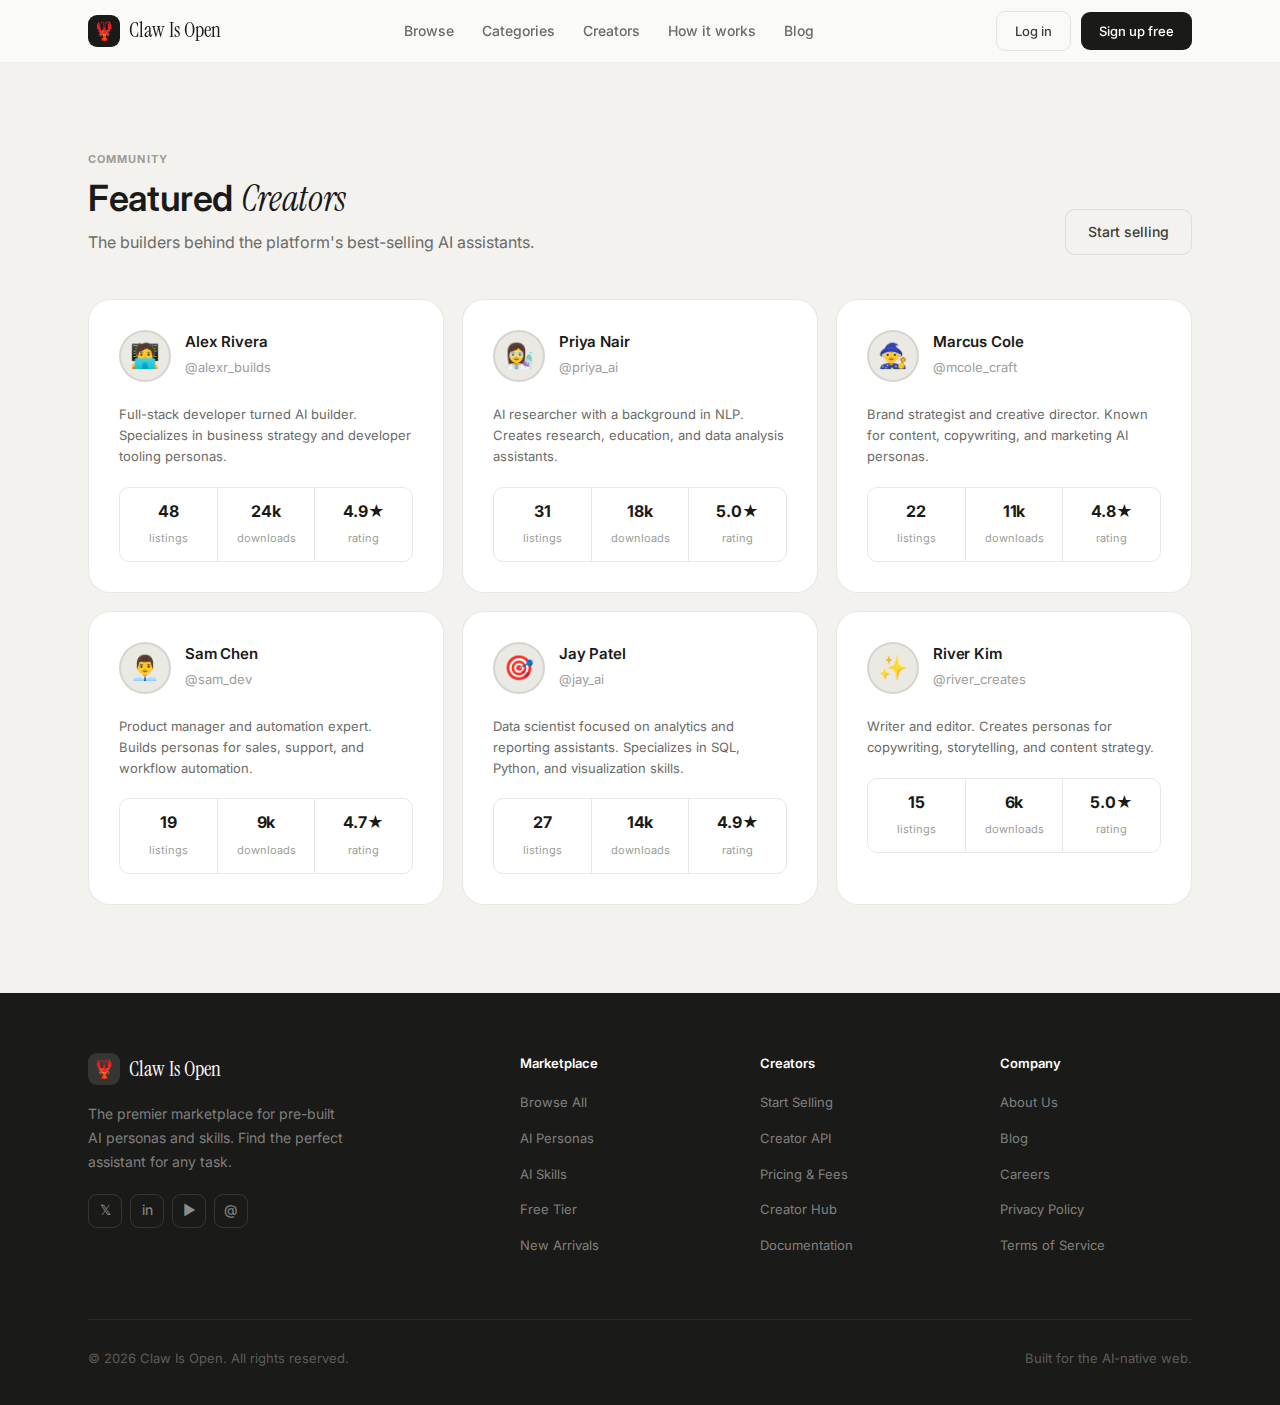
<file: creators.html>
<!DOCTYPE html>
<html lang="en">
<head>
  <meta charset="UTF-8" />
  <meta name="viewport" content="width=device-width, initial-scale=1.0" />
  <title>Creators — Claw Is Open</title>
  <link rel="preconnect" href="https://fonts.googleapis.com" />
  <link href="https://fonts.googleapis.com/css2?family=Instrument+Serif:ital@0;1&family=Inter:wght@300;400;500;600;700&display=swap" rel="stylesheet" />
  <link rel="stylesheet" href="css/styles.css" />
</head>
<body>

<nav>
  <div class="nav-wrap">
    <a href="index.html" class="nav-logo">
      <div class="logo-mark">🦞</div>
      Claw Is Open
    </a>
    <div class="nav-center">
      <a href="marketplace.html">Browse</a>
      <a href="marketplace.html#categories">Categories</a>
      <a href="creators.html">Creators</a>
      <a href="index.html#how">How it works</a>
      <a href="blog.html">Blog</a>
    </div>
    <div class="nav-right">
      <a href="signin.html" class="btn btn-ghost">Log in</a>
      <a href="signup.html" class="btn btn-dark">Sign up free</a>
    </div>
  </div>
</nav>

<section class="creators-section">
  <div class="container">
    <div class="s-head">
      <div class="s-head-row">
        <div>
          <div class="s-label">Community</div>
          <h2 class="s-title">Featured <em>Creators</em></h2>
          <p class="s-sub">The builders behind the platform's best-selling AI assistants.</p>
        </div>
        <a href="sellers.html" class="btn btn-ghost">Start selling</a>
      </div>
    </div>
    <div class="creator-grid">
      <a href="creator.html?handle=alexr_builds" class="cr-card">
        <div class="cr-top">
          <div class="cr-avatar">🧑‍💻</div>
          <div class="cr-info">
            <h3>Alex Rivera</h3>
            <span class="handle">@alexr_builds</span>
          </div>
        </div>
        <p class="cr-bio">Full-stack developer turned AI builder. Specializes in business strategy and developer tooling personas.</p>
        <div class="cr-stats">
          <div class="cr-stat"><span class="v">48</span><span class="k">listings</span></div>
          <div class="cr-stat"><span class="v">24k</span><span class="k">downloads</span></div>
          <div class="cr-stat"><span class="v">4.9★</span><span class="k">rating</span></div>
        </div>
      </a>
      <a href="creator.html?handle=priya_ai" class="cr-card">
        <div class="cr-top">
          <div class="cr-avatar">👩‍🔬</div>
          <div class="cr-info">
            <h3>Priya Nair</h3>
            <span class="handle">@priya_ai</span>
          </div>
        </div>
        <p class="cr-bio">AI researcher with a background in NLP. Creates research, education, and data analysis assistants.</p>
        <div class="cr-stats">
          <div class="cr-stat"><span class="v">31</span><span class="k">listings</span></div>
          <div class="cr-stat"><span class="v">18k</span><span class="k">downloads</span></div>
          <div class="cr-stat"><span class="v">5.0★</span><span class="k">rating</span></div>
        </div>
      </a>
      <a href="creator.html?handle=mcole_craft" class="cr-card">
        <div class="cr-top">
          <div class="cr-avatar">🧙</div>
          <div class="cr-info">
            <h3>Marcus Cole</h3>
            <span class="handle">@mcole_craft</span>
          </div>
        </div>
        <p class="cr-bio">Brand strategist and creative director. Known for content, copywriting, and marketing AI personas.</p>
        <div class="cr-stats">
          <div class="cr-stat"><span class="v">22</span><span class="k">listings</span></div>
          <div class="cr-stat"><span class="v">11k</span><span class="k">downloads</span></div>
          <div class="cr-stat"><span class="v">4.8★</span><span class="k">rating</span></div>
        </div>
      </a>
      <a href="creator.html?handle=sam_dev" class="cr-card">
        <div class="cr-top">
          <div class="cr-avatar">👨‍💼</div>
          <div class="cr-info">
            <h3>Sam Chen</h3>
            <span class="handle">@sam_dev</span>
          </div>
        </div>
        <p class="cr-bio">Product manager and automation expert. Builds personas for sales, support, and workflow automation.</p>
        <div class="cr-stats">
          <div class="cr-stat"><span class="v">19</span><span class="k">listings</span></div>
          <div class="cr-stat"><span class="v">9k</span><span class="k">downloads</span></div>
          <div class="cr-stat"><span class="v">4.7★</span><span class="k">rating</span></div>
        </div>
      </a>
      <a href="creator.html?handle=jay_ai" class="cr-card">
        <div class="cr-top">
          <div class="cr-avatar">🎯</div>
          <div class="cr-info">
            <h3>Jay Patel</h3>
            <span class="handle">@jay_ai</span>
          </div>
        </div>
        <p class="cr-bio">Data scientist focused on analytics and reporting assistants. Specializes in SQL, Python, and visualization skills.</p>
        <div class="cr-stats">
          <div class="cr-stat"><span class="v">27</span><span class="k">listings</span></div>
          <div class="cr-stat"><span class="v">14k</span><span class="k">downloads</span></div>
          <div class="cr-stat"><span class="v">4.9★</span><span class="k">rating</span></div>
        </div>
      </a>
      <a href="creator.html?handle=river_creates" class="cr-card">
        <div class="cr-top">
          <div class="cr-avatar">✨</div>
          <div class="cr-info">
            <h3>River Kim</h3>
            <span class="handle">@river_creates</span>
          </div>
        </div>
        <p class="cr-bio">Writer and editor. Creates personas for copywriting, storytelling, and content strategy.</p>
        <div class="cr-stats">
          <div class="cr-stat"><span class="v">15</span><span class="k">listings</span></div>
          <div class="cr-stat"><span class="v">6k</span><span class="k">downloads</span></div>
          <div class="cr-stat"><span class="v">5.0★</span><span class="k">rating</span></div>
        </div>
      </a>
    </div>
  </div>
</section>

<footer>
  <div class="container">
    <div class="footer-grid">
      <div class="footer-brand">
        <a href="index.html" class="nav-logo">
          <div class="logo-mark">🦞</div>
          Claw Is Open
        </a>
        <p>The premier marketplace for pre-built AI personas and skills. Find the perfect assistant for any task.</p>
        <div class="footer-social">
          <div class="soc-btn">𝕏</div>
          <div class="soc-btn">in</div>
          <div class="soc-btn">▶</div>
          <div class="soc-btn">@</div>
        </div>
      </div>
      <div class="footer-col">
        <h4>Marketplace</h4>
        <ul>
          <li><a href="marketplace.html">Browse All</a></li>
          <li><a href="marketplace.html">AI Personas</a></li>
          <li><a href="marketplace.html">AI Skills</a></li>
          <li><a href="marketplace.html">Free Tier</a></li>
          <li><a href="marketplace.html">New Arrivals</a></li>
        </ul>
      </div>
      <div class="footer-col">
        <h4>Creators</h4>
        <ul>
          <li><a href="sellers.html">Start Selling</a></li>
          <li><a href="sellers.html">Creator API</a></li>
          <li><a href="sellers.html#pricing">Pricing &amp; Fees</a></li>
          <li><a href="sellers.html">Creator Hub</a></li>
          <li><a href="sellers.html#docs">Documentation</a></li>
        </ul>
      </div>
      <div class="footer-col">
        <h4>Company</h4>
        <ul>
          <li><a href="index.html#how">About Us</a></li>
          <li><a href="blog.html">Blog</a></li>
          <li><a href="blog.html">Careers</a></li>
          <li><a href="blog.html">Privacy Policy</a></li>
          <li><a href="blog.html">Terms of Service</a></li>
        </ul>
      </div>
    </div>
    <div class="footer-bottom">
      <p>© 2026 Claw Is Open. All rights reserved.</p>
      <p>Built for the AI-native web.</p>
    </div>
  </div>
</footer>
</body>
</html>
</file>
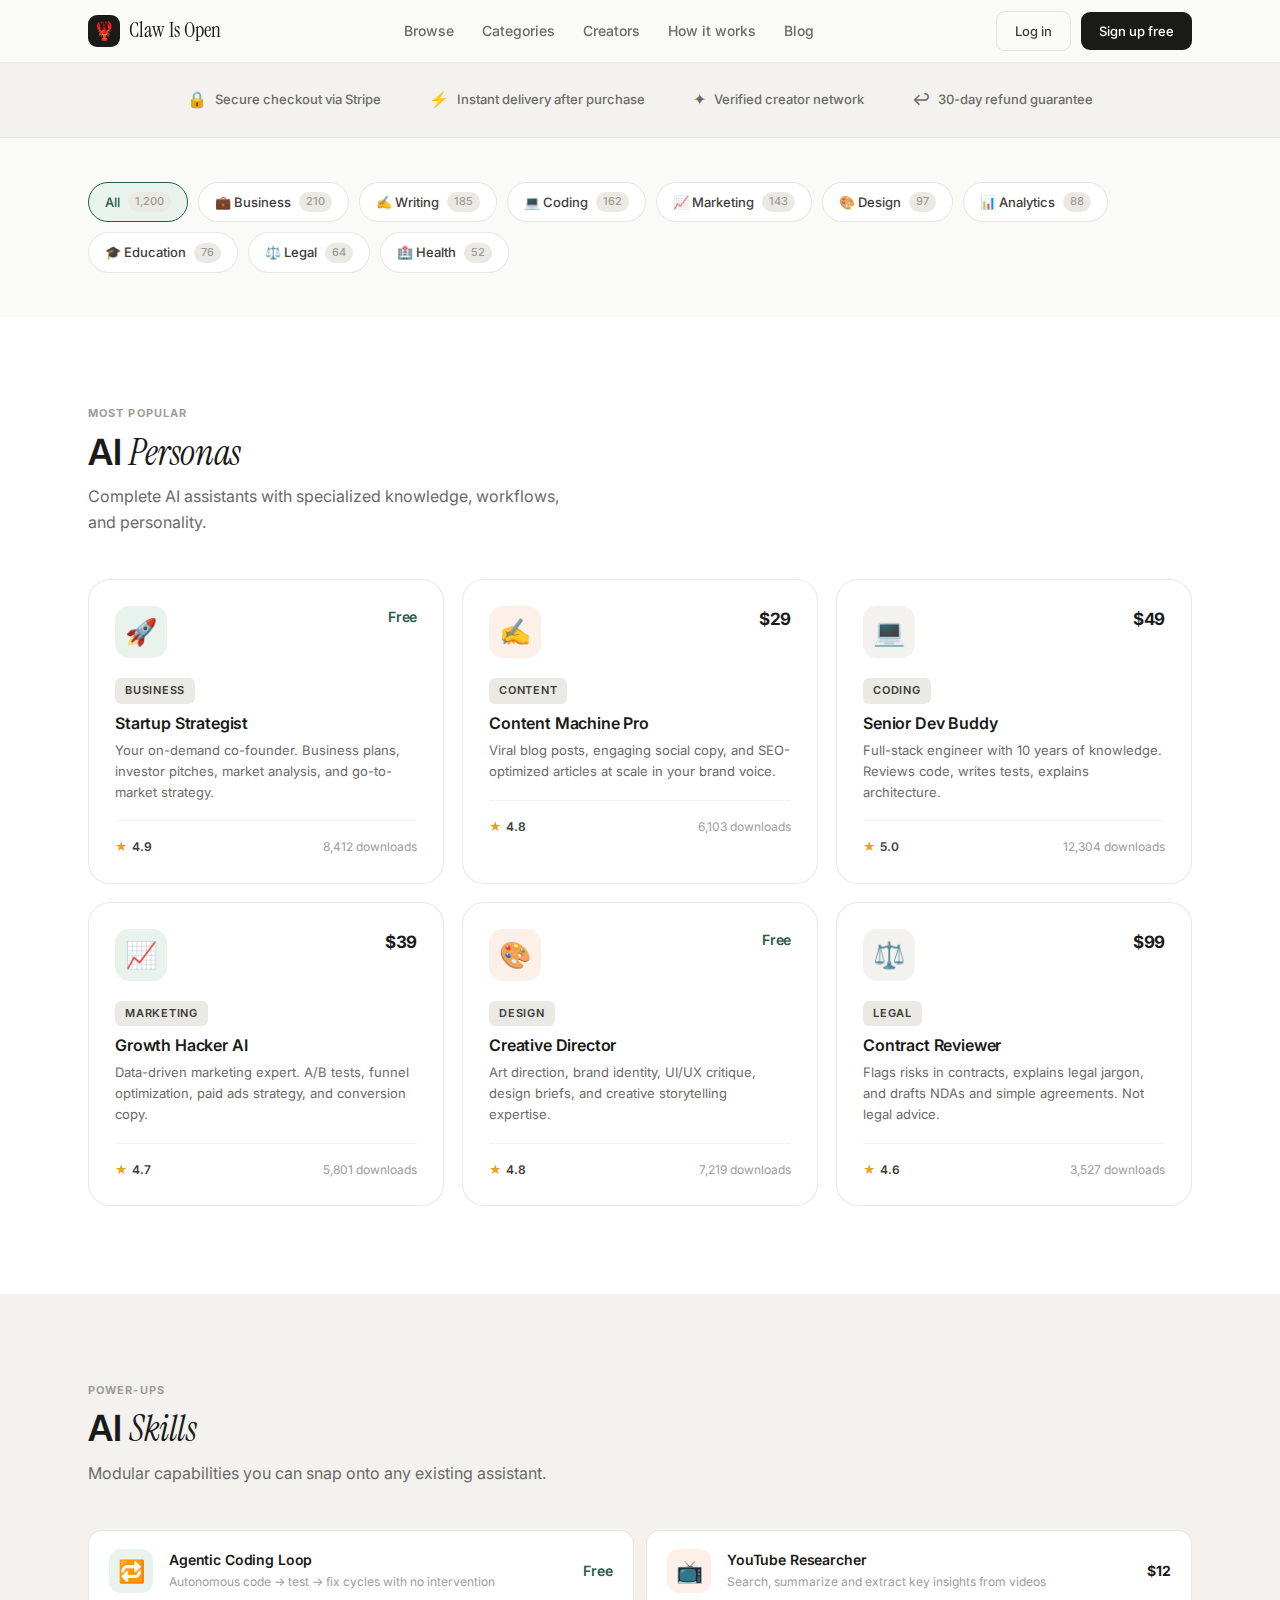
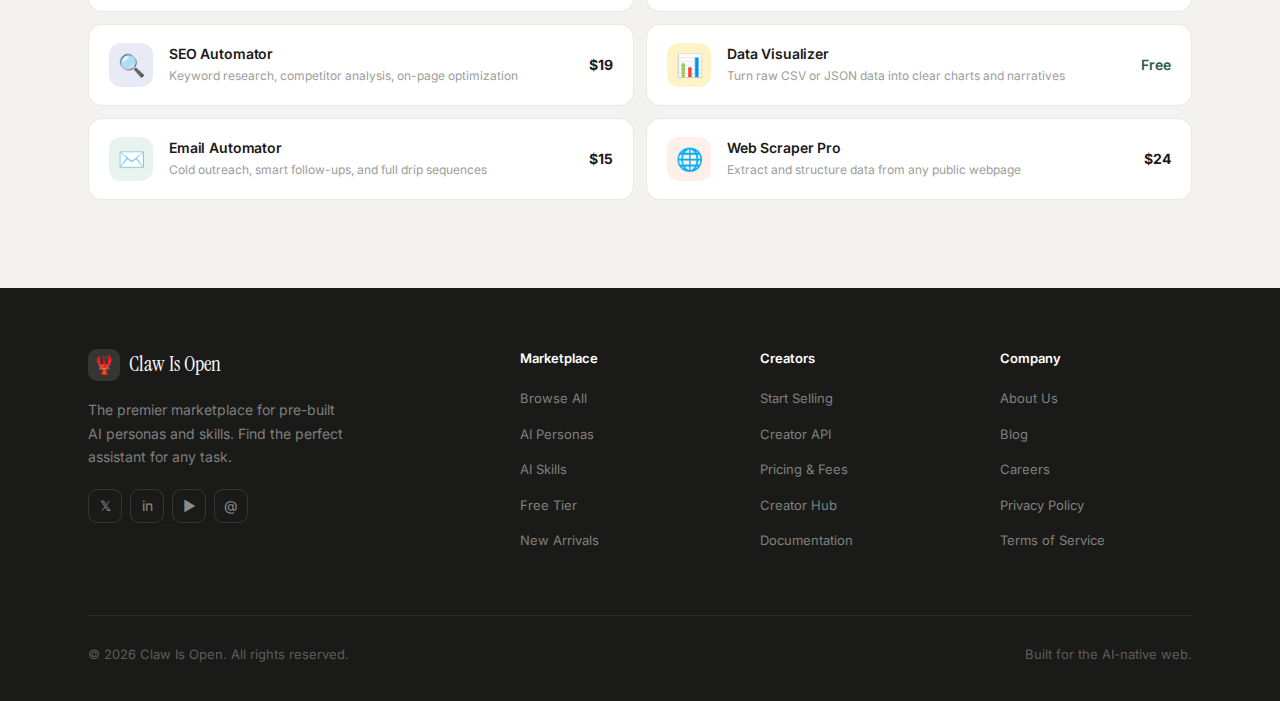
<file: marketplace.html>
<!DOCTYPE html>
<html lang="en">
<head>
  <meta charset="UTF-8" />
  <meta name="viewport" content="width=device-width, initial-scale=1.0" />
  <title>Marketplace — Claw Is Open</title>
  <link rel="preconnect" href="https://fonts.googleapis.com" />
  <link href="https://fonts.googleapis.com/css2?family=Instrument+Serif:ital@0;1&family=Inter:wght@300;400;500;600;700&display=swap" rel="stylesheet" />
  <link rel="stylesheet" href="css/styles.css" />
</head>
<body>

<nav>
  <div class="nav-wrap">
    <a href="index.html" class="nav-logo">
      <div class="logo-mark">🦞</div>
      Claw Is Open
    </a>
    <div class="nav-center">
      <a href="marketplace.html">Browse</a>
      <a href="marketplace.html#categories">Categories</a>
      <a href="creators.html">Creators</a>
      <a href="index.html#how">How it works</a>
      <a href="blog.html">Blog</a>
    </div>
    <div class="nav-right">
      <a href="signin.html" class="btn btn-ghost">Log in</a>
      <a href="signup.html" class="btn btn-dark">Sign up free</a>
    </div>
  </div>
</nav>

<div class="trust-bar">
  <div class="trust-inner">
    <div class="trust-item"><span class="trust-icon">🔒</span> Secure checkout via Stripe</div>
    <div class="trust-item"><span class="trust-icon">⚡</span> Instant delivery after purchase</div>
    <div class="trust-item"><span class="trust-icon">✦</span> Verified creator network</div>
    <div class="trust-item"><span class="trust-icon">↩</span> 30-day refund guarantee</div>
  </div>
</div>

<section class="categories-section" id="categories">
  <div class="container">
    <div class="cat-scroll">
      <div class="cat-pill active">All <span class="n">1,200</span></div>
      <div class="cat-pill">💼 Business <span class="n">210</span></div>
      <div class="cat-pill">✍️ Writing <span class="n">185</span></div>
      <div class="cat-pill">💻 Coding <span class="n">162</span></div>
      <div class="cat-pill">📈 Marketing <span class="n">143</span></div>
      <div class="cat-pill">🎨 Design <span class="n">97</span></div>
      <div class="cat-pill">📊 Analytics <span class="n">88</span></div>
      <div class="cat-pill">🎓 Education <span class="n">76</span></div>
      <div class="cat-pill">⚖️ Legal <span class="n">64</span></div>
      <div class="cat-pill">🏥 Health <span class="n">52</span></div>
    </div>
  </div>
</section>

<section class="personas-section">
  <div class="container">
    <div class="s-head">
      <div class="s-head-row">
        <div>
          <div class="s-label">Most Popular</div>
          <h2 class="s-title">AI <em>Personas</em></h2>
          <p class="s-sub">Complete AI assistants with specialized knowledge, workflows, and personality.</p>
        </div>
      </div>
    </div>
    <div class="persona-grid">
      <a href="product.html?id=startup-strategist" class="p-card">
        <div class="p-card-top">
          <div class="p-icon p-icon-green">🚀</div>
          <span class="p-price free">Free</span>
        </div>
        <span class="badge badge-neutral" style="margin-bottom:10px;">Business</span>
        <h3>Startup Strategist</h3>
        <p>Your on-demand co-founder. Business plans, investor pitches, market analysis, and go-to-market strategy.</p>
        <div class="p-card-foot">
          <div class="p-stars"><span class="star">★</span><span class="val">4.9</span></div>
          <span class="p-dl">8,412 downloads</span>
        </div>
      </a>
      <a href="product.html?id=content-machine-pro" class="p-card">
        <div class="p-card-top">
          <div class="p-icon p-icon-warm">✍️</div>
          <span class="p-price">$29</span>
        </div>
        <span class="badge badge-neutral" style="margin-bottom:10px;">Content</span>
        <h3>Content Machine Pro</h3>
        <p>Viral blog posts, engaging social copy, and SEO-optimized articles at scale in your brand voice.</p>
        <div class="p-card-foot">
          <div class="p-stars"><span class="star">★</span><span class="val">4.8</span></div>
          <span class="p-dl">6,103 downloads</span>
        </div>
      </a>
      <a href="product.html?id=senior-dev-buddy" class="p-card">
        <div class="p-card-top">
          <div class="p-icon p-icon-gray">💻</div>
          <span class="p-price">$49</span>
        </div>
        <span class="badge badge-neutral" style="margin-bottom:10px;">Coding</span>
        <h3>Senior Dev Buddy</h3>
        <p>Full-stack engineer with 10 years of knowledge. Reviews code, writes tests, explains architecture.</p>
        <div class="p-card-foot">
          <div class="p-stars"><span class="star">★</span><span class="val">5.0</span></div>
          <span class="p-dl">12,304 downloads</span>
        </div>
      </a>
      <a href="product.html?id=growth-hacker-ai" class="p-card">
        <div class="p-card-top">
          <div class="p-icon p-icon-green">📈</div>
          <span class="p-price">$39</span>
        </div>
        <span class="badge badge-neutral" style="margin-bottom:10px;">Marketing</span>
        <h3>Growth Hacker AI</h3>
        <p>Data-driven marketing expert. A/B tests, funnel optimization, paid ads strategy, and conversion copy.</p>
        <div class="p-card-foot">
          <div class="p-stars"><span class="star">★</span><span class="val">4.7</span></div>
          <span class="p-dl">5,801 downloads</span>
        </div>
      </a>
      <a href="product.html?id=creative-director" class="p-card">
        <div class="p-card-top">
          <div class="p-icon p-icon-warm">🎨</div>
          <span class="p-price free">Free</span>
        </div>
        <span class="badge badge-neutral" style="margin-bottom:10px;">Design</span>
        <h3>Creative Director</h3>
        <p>Art direction, brand identity, UI/UX critique, design briefs, and creative storytelling expertise.</p>
        <div class="p-card-foot">
          <div class="p-stars"><span class="star">★</span><span class="val">4.8</span></div>
          <span class="p-dl">7,219 downloads</span>
        </div>
      </a>
      <a href="product.html?id=contract-reviewer" class="p-card">
        <div class="p-card-top">
          <div class="p-icon p-icon-gray">⚖️</div>
          <span class="p-price">$99</span>
        </div>
        <span class="badge badge-neutral" style="margin-bottom:10px;">Legal</span>
        <h3>Contract Reviewer</h3>
        <p>Flags risks in contracts, explains legal jargon, and drafts NDAs and simple agreements. Not legal advice.</p>
        <div class="p-card-foot">
          <div class="p-stars"><span class="star">★</span><span class="val">4.6</span></div>
          <span class="p-dl">3,527 downloads</span>
        </div>
      </a>
    </div>
  </div>
</section>

<section class="skills-section">
  <div class="container">
    <div class="s-head">
      <div class="s-head-row">
        <div>
          <div class="s-label">Power-Ups</div>
          <h2 class="s-title">AI <em>Skills</em></h2>
          <p class="s-sub">Modular capabilities you can snap onto any existing assistant.</p>
        </div>
      </div>
    </div>
    <div class="skill-grid">
      <a href="product.html?id=agentic-coding-loop" class="sk-card">
        <div class="sk-icon sk-icon-a">🔁</div>
        <div class="sk-info">
          <h3>Agentic Coding Loop</h3>
          <p>Autonomous code → test → fix cycles with no intervention</p>
        </div>
        <span class="sk-price free">Free</span>
      </a>
      <a href="product.html?id=youtube-researcher" class="sk-card">
        <div class="sk-icon sk-icon-b">📺</div>
        <div class="sk-info">
          <h3>YouTube Researcher</h3>
          <p>Search, summarize and extract key insights from videos</p>
        </div>
        <span class="sk-price">$12</span>
      </a>
      <a href="product.html?id=seo-automator" class="sk-card">
        <div class="sk-icon sk-icon-c">🔍</div>
        <div class="sk-info">
          <h3>SEO Automator</h3>
          <p>Keyword research, competitor analysis, on-page optimization</p>
        </div>
        <span class="sk-price">$19</span>
      </a>
      <a href="product.html?id=data-visualizer" class="sk-card">
        <div class="sk-icon sk-icon-d">📊</div>
        <div class="sk-info">
          <h3>Data Visualizer</h3>
          <p>Turn raw CSV or JSON data into clear charts and narratives</p>
        </div>
        <span class="sk-price free">Free</span>
      </a>
      <a href="product.html?id=email-automator" class="sk-card">
        <div class="sk-icon sk-icon-a">✉️</div>
        <div class="sk-info">
          <h3>Email Automator</h3>
          <p>Cold outreach, smart follow-ups, and full drip sequences</p>
        </div>
        <span class="sk-price">$15</span>
      </a>
      <a href="product.html?id=web-scraper-pro" class="sk-card">
        <div class="sk-icon sk-icon-b">🌐</div>
        <div class="sk-info">
          <h3>Web Scraper Pro</h3>
          <p>Extract and structure data from any public webpage</p>
        </div>
        <span class="sk-price">$24</span>
      </a>
    </div>
  </div>
</section>

<footer>
  <div class="container">
    <div class="footer-grid">
      <div class="footer-brand">
        <a href="index.html" class="nav-logo">
          <div class="logo-mark">🦞</div>
          Claw Is Open
        </a>
        <p>The premier marketplace for pre-built AI personas and skills. Find the perfect assistant for any task.</p>
        <div class="footer-social">
          <div class="soc-btn">𝕏</div>
          <div class="soc-btn">in</div>
          <div class="soc-btn">▶</div>
          <div class="soc-btn">@</div>
        </div>
      </div>
      <div class="footer-col">
        <h4>Marketplace</h4>
        <ul>
          <li><a href="marketplace.html">Browse All</a></li>
          <li><a href="marketplace.html">AI Personas</a></li>
          <li><a href="marketplace.html">AI Skills</a></li>
          <li><a href="marketplace.html">Free Tier</a></li>
          <li><a href="marketplace.html">New Arrivals</a></li>
        </ul>
      </div>
      <div class="footer-col">
        <h4>Creators</h4>
        <ul>
          <li><a href="sellers.html">Start Selling</a></li>
          <li><a href="sellers.html">Creator API</a></li>
          <li><a href="sellers.html#pricing">Pricing &amp; Fees</a></li>
          <li><a href="sellers.html">Creator Hub</a></li>
          <li><a href="sellers.html#docs">Documentation</a></li>
        </ul>
      </div>
      <div class="footer-col">
        <h4>Company</h4>
        <ul>
          <li><a href="index.html#how">About Us</a></li>
          <li><a href="blog.html">Blog</a></li>
          <li><a href="blog.html">Careers</a></li>
          <li><a href="blog.html">Privacy Policy</a></li>
          <li><a href="blog.html">Terms of Service</a></li>
        </ul>
      </div>
    </div>
    <div class="footer-bottom">
      <p>© 2026 Claw Is Open. All rights reserved.</p>
      <p>Built for the AI-native web.</p>
    </div>
  </div>
</footer>

<script>
  document.querySelectorAll('.cat-pill').forEach(pill => {
    pill.addEventListener('click', function () {
      document.querySelectorAll('.cat-pill').forEach(p => p.classList.remove('active'));
      this.classList.add('active');
    });
  });
</script>
</body>
</html>
</file>
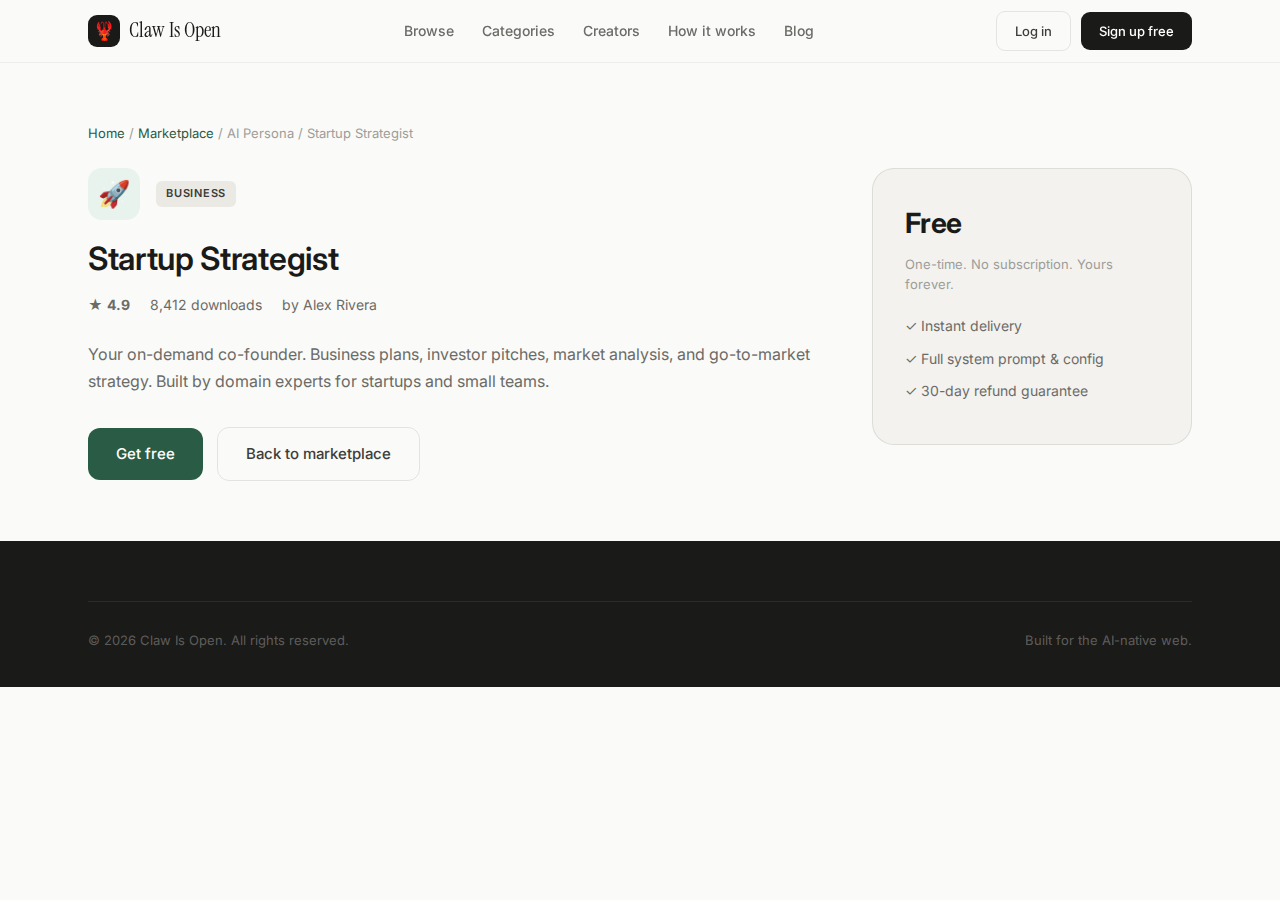
<file: product.html>
<!DOCTYPE html>
<html lang="en">
<head>
  <meta charset="UTF-8" />
  <meta name="viewport" content="width=device-width, initial-scale=1.0" />
  <title>Product — Claw Is Open</title>
  <link rel="preconnect" href="https://fonts.googleapis.com" />
  <link href="https://fonts.googleapis.com/css2?family=Instrument+Serif:ital@0;1&family=Inter:wght@300;400;500;600;700&display=swap" rel="stylesheet" />
  <link rel="stylesheet" href="css/styles.css" />
</head>
<body>

<nav>
  <div class="nav-wrap">
    <a href="index.html" class="nav-logo">
      <div class="logo-mark">🦞</div>
      Claw Is Open
    </a>
    <div class="nav-center">
      <a href="marketplace.html">Browse</a>
      <a href="marketplace.html#categories">Categories</a>
      <a href="creators.html">Creators</a>
      <a href="index.html#how">How it works</a>
      <a href="blog.html">Blog</a>
    </div>
    <div class="nav-right">
      <a href="signin.html" class="btn btn-ghost">Log in</a>
      <a href="signup.html" class="btn btn-dark">Sign up free</a>
    </div>
  </div>
</nav>

<section class="product-detail">
  <div class="container">
    <div class="breadcrumb">
      <a href="index.html">Home</a> / <a href="marketplace.html">Marketplace</a> / <span id="breadcrumb-type">AI Persona</span> / <span id="breadcrumb-name">Startup Strategist</span>
    </div>
    <div class="product-hero">
      <div class="product-main">
        <div style="display: flex; align-items: center; gap: 16px; margin-bottom: 20px;">
          <div class="p-icon p-icon-green" id="product-icon">🚀</div>
          <span class="badge badge-neutral" id="product-category">Business</span>
        </div>
        <h1 id="product-title">Startup Strategist</h1>
        <div class="product-meta">
          <span>★ <strong id="product-rating">4.9</strong></span>
          <span id="product-downloads">8,412 downloads</span>
          <span>by <a href="creator.html?handle=alexr_builds" id="product-creator-link">Alex Rivera</a></span>
        </div>
        <p id="product-desc" style="font-size: 16px; line-height: 1.7; margin-top: 24px;">
          Your on-demand co-founder. Business plans, investor pitches, market analysis, and go-to-market strategy. Built by domain experts for startups and small teams.
        </p>
        <div style="margin-top: 32px;">
          <a href="checkout.html" class="btn btn-accent btn-lg" id="product-cta">Get free</a>
          <a href="marketplace.html" class="btn btn-ghost btn-lg" style="margin-left: 10px;">Back to marketplace</a>
        </div>
      </div>
      <div style="background: var(--bg-2); border: 1px solid var(--border); border-radius: var(--radius-lg); padding: 32px;">
        <div class="card-price-tag" style="font-size: 28px; margin-bottom: 8px;" id="product-price">Free</div>
        <p style="font-size: 13px; color: var(--ink-4); margin-bottom: 20px;">One-time. No subscription. Yours forever.</p>
        <ul style="list-style: none; font-size: 14px; color: var(--ink-3);">
          <li style="margin-bottom: 10px;">✓ Instant delivery</li>
          <li style="margin-bottom: 10px;">✓ Full system prompt &amp; config</li>
          <li style="margin-bottom: 10px;">✓ 30-day refund guarantee</li>
        </ul>
      </div>
    </div>
  </div>
</section>

<footer>
  <div class="container">
    <div class="footer-bottom">
      <p>© 2026 Claw Is Open. All rights reserved.</p>
      <p>Built for the AI-native web.</p>
    </div>
  </div>
</footer>

<script>
(function() {
  var params = new URLSearchParams(location.search);
  var id = params.get('id') || 'startup-strategist';
  var products = {
    'startup-strategist': { name: 'Startup Strategist', type: 'Persona', category: 'Business', price: 'Free', priceNum: 0, icon: '🚀', rating: '4.9', downloads: '8,412', creator: 'Alex Rivera', handle: 'alexr_builds', desc: 'Your on-demand co-founder. Business plans, investor pitches, market analysis, and go-to-market strategy. Built by domain experts for startups and small teams.' },
    'content-machine-pro': { name: 'Content Machine Pro', type: 'Persona', category: 'Content', price: '$29', priceNum: 29, icon: '✍️', rating: '4.8', downloads: '6,103', creator: 'Marcus Cole', handle: 'mcole_craft', desc: 'Viral blog posts, engaging social copy, and SEO-optimized articles at scale in your brand voice.' },
    'senior-dev-buddy': { name: 'Senior Dev Buddy', type: 'Persona', category: 'Coding', price: '$49', priceNum: 49, icon: '💻', rating: '5.0', downloads: '12,304', creator: 'Alex Rivera', handle: 'alexr_builds', desc: 'Full-stack engineer with 10 years of knowledge. Reviews code, writes tests, explains architecture.' },
    'growth-hacker-ai': { name: 'Growth Hacker AI', type: 'Persona', category: 'Marketing', price: '$39', priceNum: 39, icon: '📈', rating: '4.7', downloads: '5,801', creator: 'Marcus Cole', handle: 'mcole_craft', desc: 'Data-driven marketing expert. A/B tests, funnel optimization, paid ads strategy, and conversion copy.' },
    'creative-director': { name: 'Creative Director', type: 'Persona', category: 'Design', price: 'Free', priceNum: 0, icon: '🎨', rating: '4.8', downloads: '7,219', creator: 'River Kim', handle: 'river_creates', desc: 'Art direction, brand identity, UI/UX critique, design briefs, and creative storytelling expertise.' },
    'contract-reviewer': { name: 'Contract Reviewer', type: 'Persona', category: 'Legal', price: '$99', priceNum: 99, icon: '⚖️', rating: '4.6', downloads: '3,527', creator: 'Alex Rivera', handle: 'alexr_builds', desc: 'Flags risks in contracts, explains legal jargon, and drafts NDAs and simple agreements. Not legal advice.' },
    'agentic-coding-loop': { name: 'Agentic Coding Loop', type: 'Skill', category: 'Coding', price: 'Free', priceNum: 0, icon: '🔁', rating: '4.9', downloads: '9,100', creator: 'Alex Rivera', handle: 'alexr_builds', desc: 'Autonomous code → test → fix cycles with no intervention. Snap onto any assistant.' },
    'youtube-researcher': { name: 'YouTube Researcher', type: 'Skill', category: 'Research', price: '$12', priceNum: 12, icon: '📺', rating: '4.7', downloads: '4,200', creator: 'Priya Nair', handle: 'priya_ai', desc: 'Search, summarize and extract key insights from videos.' },
    'seo-automator': { name: 'SEO Automator', type: 'Skill', category: 'Marketing', price: '$19', priceNum: 19, icon: '🔍', rating: '4.8', downloads: '5,500', creator: 'Marcus Cole', handle: 'mcole_craft', desc: 'Keyword research, competitor analysis, on-page optimization.' },
    'data-visualizer': { name: 'Data Visualizer', type: 'Skill', category: 'Analytics', price: 'Free', priceNum: 0, icon: '📊', rating: '5.0', downloads: '6,800', creator: 'Priya Nair', handle: 'priya_ai', desc: 'Turn raw CSV or JSON data into clear charts and narratives.' },
    'email-automator': { name: 'Email Automator', type: 'Skill', category: 'Marketing', price: '$15', priceNum: 15, icon: '✉️', rating: '4.6', downloads: '3,900', creator: 'Marcus Cole', handle: 'mcole_craft', desc: 'Cold outreach, smart follow-ups, and full drip sequences.' },
    'web-scraper-pro': { name: 'Web Scraper Pro', type: 'Skill', category: 'Research', price: '$24', priceNum: 24, icon: '🌐', rating: '4.8', downloads: '4,100', creator: 'Sam Chen', handle: 'sam_dev', desc: 'Extract and structure data from any public webpage.' }
  };
  var p = products[id] || products['startup-strategist'];
  document.getElementById('breadcrumb-type').textContent = 'AI ' + p.type;
  document.getElementById('breadcrumb-name').textContent = p.name;
  document.getElementById('product-title').textContent = p.name;
  document.getElementById('product-icon').textContent = p.icon;
  document.getElementById('product-icon').className = 'p-icon ' + (p.priceNum === 0 ? 'p-icon-green' : 'p-icon-warm');
  document.getElementById('product-category').textContent = p.category;
  document.getElementById('product-price').textContent = p.price;
  document.getElementById('product-rating').textContent = p.rating;
  document.getElementById('product-downloads').textContent = p.downloads + ' downloads';
  document.getElementById('product-creator-link').textContent = p.creator;
  document.getElementById('product-creator-link').href = 'creator.html?handle=' + p.handle;
  document.getElementById('product-desc').textContent = p.desc;
  document.getElementById('product-cta').textContent = p.priceNum === 0 ? 'Get free' : 'Add to cart — ' + p.price;
  document.getElementById('product-cta').href = 'checkout.html?item=' + encodeURIComponent(id);
  document.title = p.name + ' — Claw Is Open';
})();
</script>
</body>
</html>
</file>
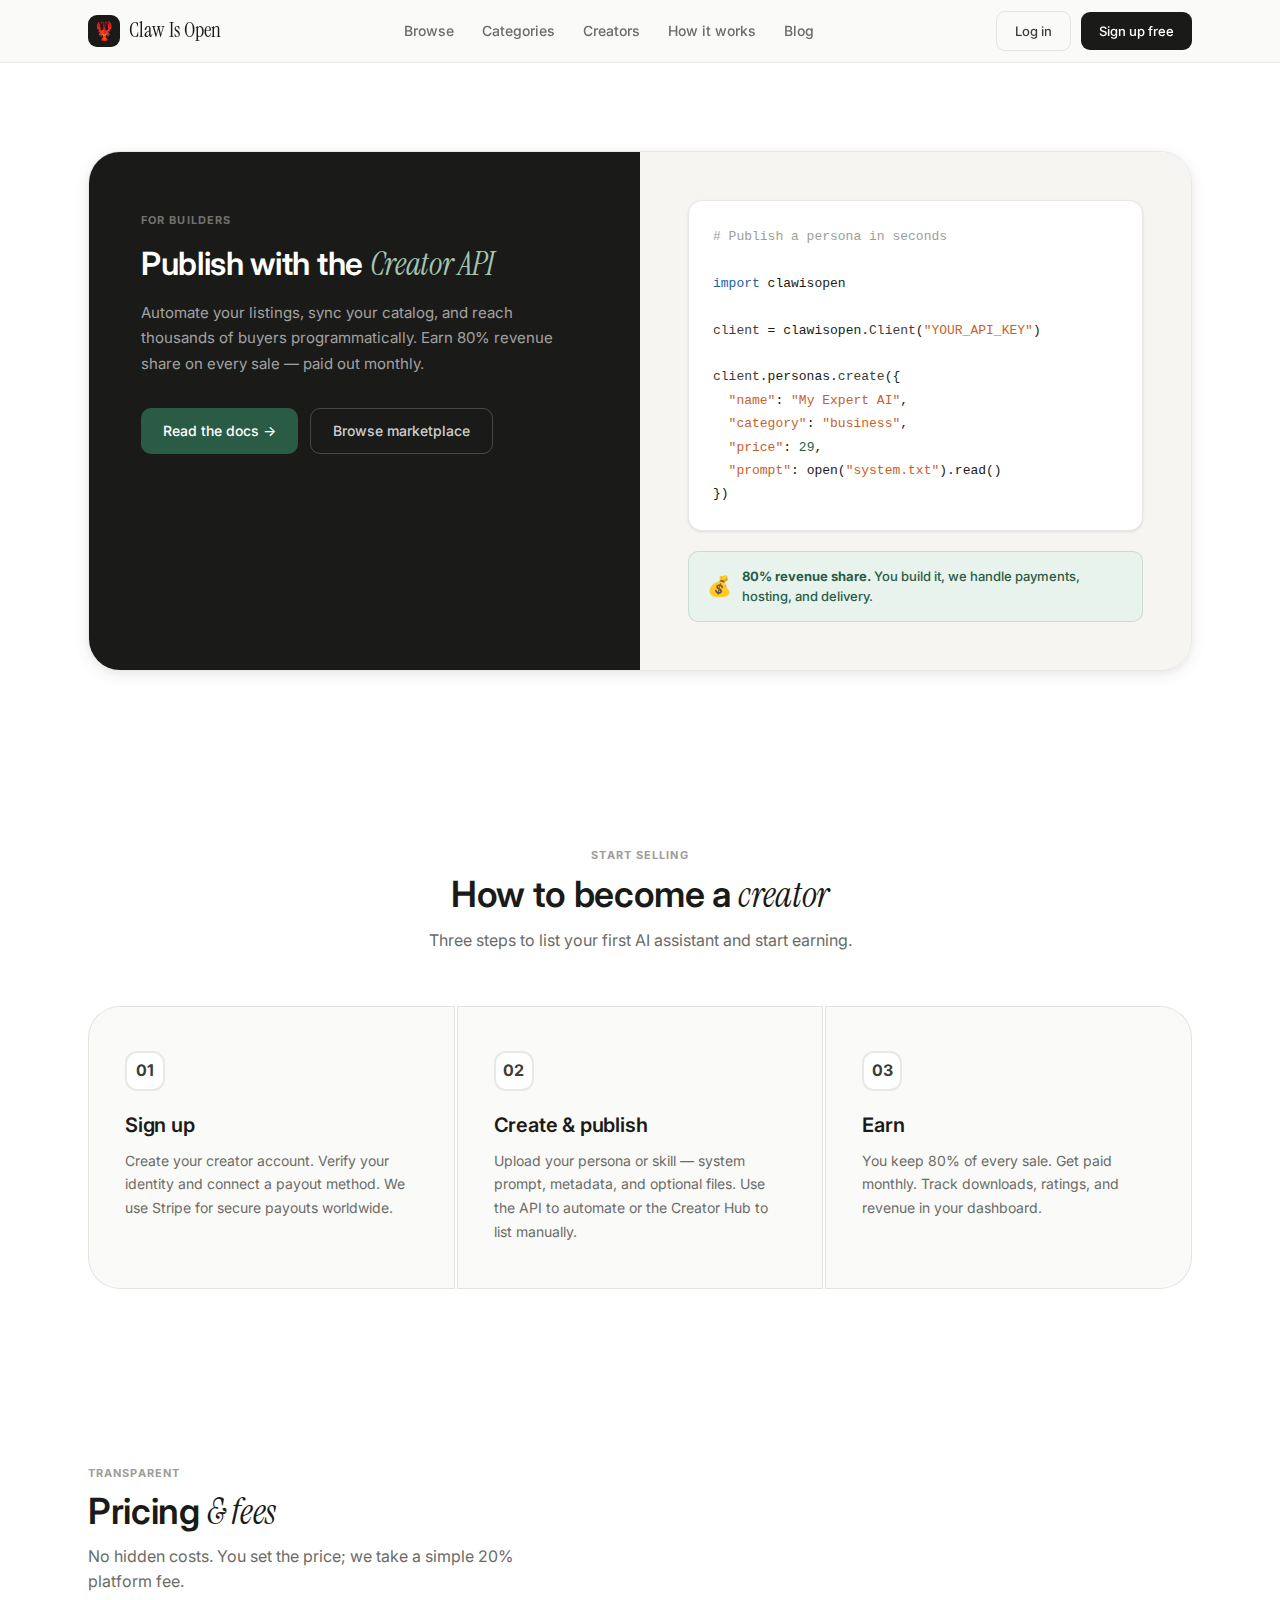
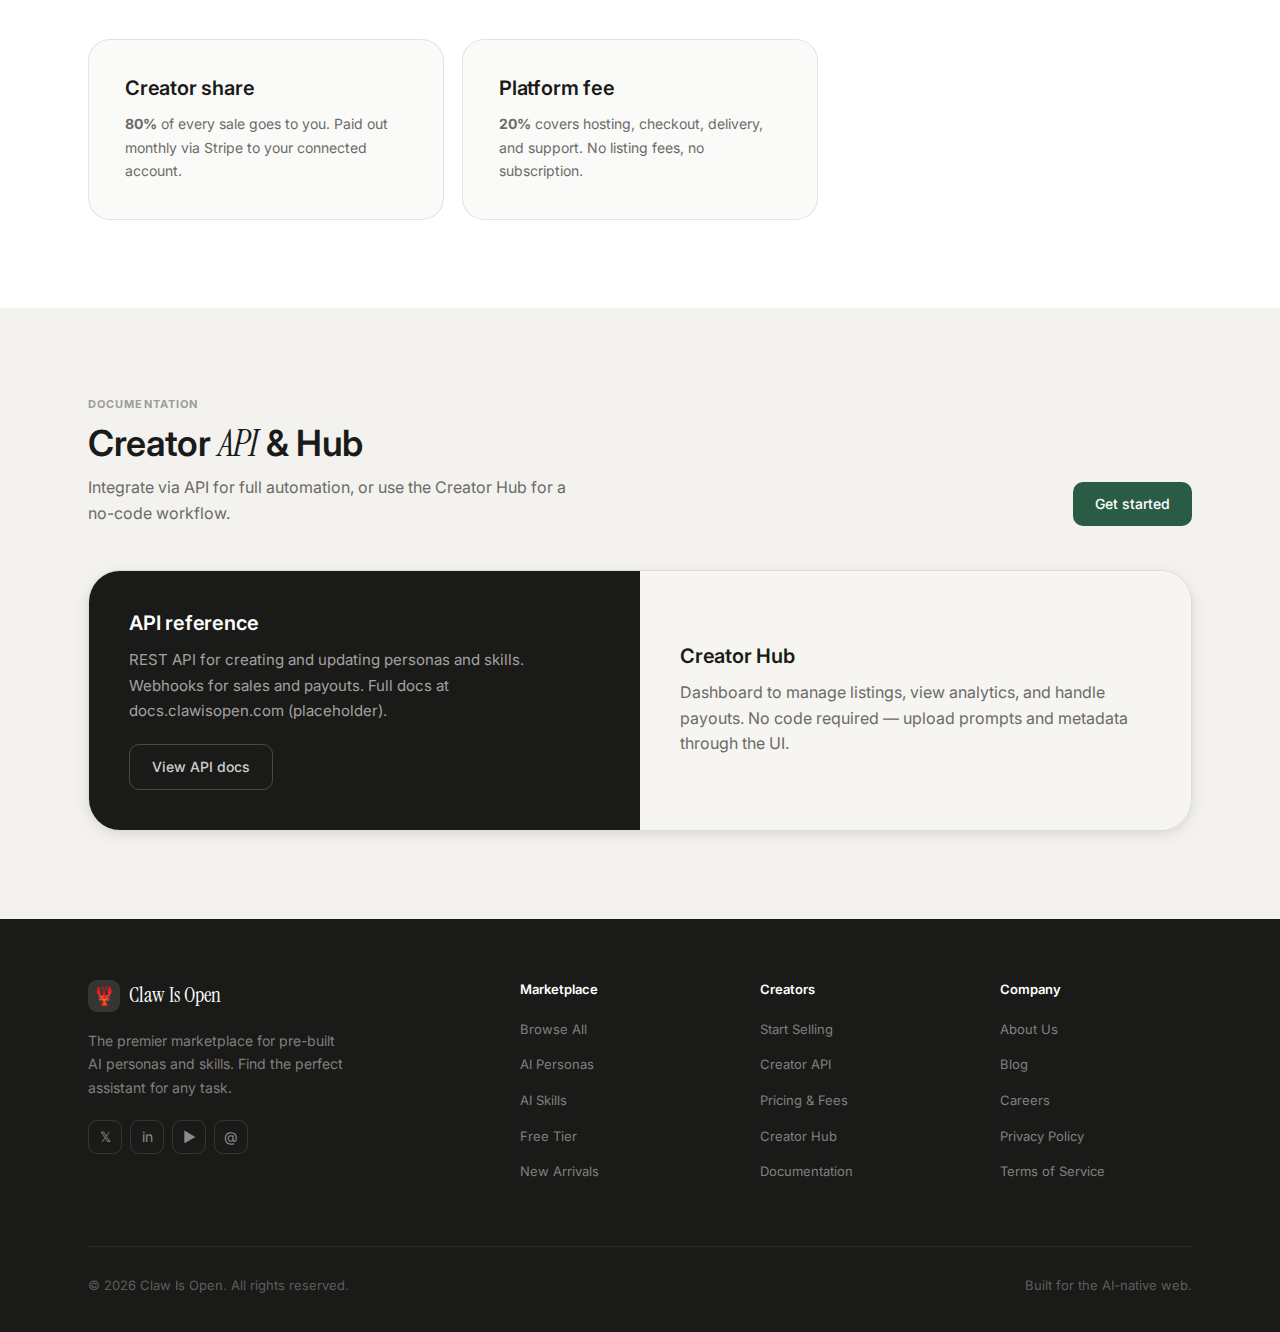
<file: sellers.html>
<!DOCTYPE html>
<html lang="en">
<head>
  <meta charset="UTF-8" />
  <meta name="viewport" content="width=device-width, initial-scale=1.0" />
  <title>Start Selling — Claw Is Open</title>
  <link rel="preconnect" href="https://fonts.googleapis.com" />
  <link href="https://fonts.googleapis.com/css2?family=Instrument+Serif:ital@0;1&family=Inter:wght@300;400;500;600;700&display=swap" rel="stylesheet" />
  <link rel="stylesheet" href="css/styles.css" />
</head>
<body>

<nav>
  <div class="nav-wrap">
    <a href="index.html" class="nav-logo">
      <div class="logo-mark">🦞</div>
      Claw Is Open
    </a>
    <div class="nav-center">
      <a href="marketplace.html">Browse</a>
      <a href="marketplace.html#categories">Categories</a>
      <a href="creators.html">Creators</a>
      <a href="index.html#how">How it works</a>
      <a href="blog.html">Blog</a>
    </div>
    <div class="nav-right">
      <a href="signin.html" class="btn btn-ghost">Log in</a>
      <a href="signup.html" class="btn btn-dark">Sign up free</a>
    </div>
  </div>
</nav>

<section class="api-section">
  <div class="container">
    <div class="api-card">
      <div class="api-left">
        <span class="s-label">For Builders</span>
        <h2>Publish with the <em>Creator API</em></h2>
        <p>Automate your listings, sync your catalog, and reach thousands of buyers programmatically. Earn 80% revenue share on every sale — paid out monthly.</p>
        <div style="display:flex; gap:12px; flex-wrap:wrap;">
          <a href="#docs" class="btn btn-accent">Read the docs →</a>
          <a href="marketplace.html" class="btn btn-ghost">Browse marketplace</a>
        </div>
      </div>
      <div class="api-right">
        <div class="api-code-block">
          <div class="c-comment"># Publish a persona in seconds</div>
          <br/>
          <div><span class="c-key">import</span> clawisopen</div>
          <br/>
          <div><span class="c-fn">client</span> = clawisopen.<span class="c-fn">Client</span>(<span class="c-str">"YOUR_API_KEY"</span>)</div>
          <br/>
          <div><span class="c-fn">client</span>.personas.<span class="c-fn">create</span>({</div>
          <div>&nbsp;&nbsp;<span class="c-str">"name"</span>: <span class="c-str">"My Expert AI"</span>,</div>
          <div>&nbsp;&nbsp;<span class="c-str">"category"</span>: <span class="c-str">"business"</span>,</div>
          <div>&nbsp;&nbsp;<span class="c-str">"price"</span>: <span class="c-num">29</span>,</div>
          <div>&nbsp;&nbsp;<span class="c-str">"prompt"</span>: open(<span class="c-str">"system.txt"</span>).read()</div>
          <div>})</div>
        </div>
        <div class="revenue-pill">
          <span class="icon">💰</span>
          <p><strong>80% revenue share.</strong> You build it, we handle payments, hosting, and delivery.</p>
        </div>
      </div>
    </div>
  </div>
</section>

<section class="how-section">
  <div class="container">
    <div class="s-head" style="text-align:center; margin-bottom:52px;">
      <div class="s-label" style="display:block;">Start Selling</div>
      <h2 class="s-title" style="max-width:400px; margin:0 auto 12px;">How to become a <em>creator</em></h2>
      <p class="s-sub" style="margin:0 auto;">Three steps to list your first AI assistant and start earning.</p>
    </div>
    <div class="steps-row">
      <div class="step-card">
        <div class="step-num">01</div>
        <h3>Sign up</h3>
        <p>Create your creator account. Verify your identity and connect a payout method. We use Stripe for secure payouts worldwide.</p>
      </div>
      <div class="step-card">
        <div class="step-num">02</div>
        <h3>Create &amp; publish</h3>
        <p>Upload your persona or skill — system prompt, metadata, and optional files. Use the API to automate or the Creator Hub to list manually.</p>
      </div>
      <div class="step-card">
        <div class="step-num">03</div>
        <h3>Earn</h3>
        <p>You keep 80% of every sale. Get paid monthly. Track downloads, ratings, and revenue in your dashboard.</p>
      </div>
    </div>
  </div>
</section>

<section class="personas-section" id="pricing">
  <div class="container">
    <div class="s-head">
      <div class="s-head-row">
        <div>
          <div class="s-label">Transparent</div>
          <h2 class="s-title">Pricing <em>&amp; fees</em></h2>
          <p class="s-sub">No hidden costs. You set the price; we take a simple 20% platform fee.</p>
        </div>
      </div>
    </div>
    <div class="steps-row" style="gap: 18px;">
      <div class="step-card" style="border-radius: var(--radius-lg); padding: 36px;">
        <h3>Creator share</h3>
        <p><strong>80%</strong> of every sale goes to you. Paid out monthly via Stripe to your connected account.</p>
      </div>
      <div class="step-card" style="border-radius: var(--radius-lg); padding: 36px;">
        <h3>Platform fee</h3>
        <p><strong>20%</strong> covers hosting, checkout, delivery, and support. No listing fees, no subscription.</p>
      </div>
    </div>
  </div>
</section>

<section class="skills-section" id="docs">
  <div class="container">
    <div class="s-head">
      <div class="s-head-row">
        <div>
          <div class="s-label">Documentation</div>
          <h2 class="s-title">Creator <em>API</em> &amp; Hub</h2>
          <p class="s-sub">Integrate via API for full automation, or use the Creator Hub for a no-code workflow.</p>
        </div>
        <a href="signup.html" class="btn btn-accent">Get started</a>
      </div>
    </div>
    <div class="api-card" style="margin-top: 24px;">
      <div class="api-left" style="padding: 40px;">
        <h3 style="font-size: 20px; margin-bottom: 12px;">API reference</h3>
        <p style="margin-bottom: 20px;">REST API for creating and updating personas and skills. Webhooks for sales and payouts. Full docs at docs.clawisopen.com (placeholder).</p>
        <a href="#docs" class="btn btn-ghost">View API docs</a>
      </div>
      <div class="api-right" style="padding: 40px;">
        <h3 style="font-size: 20px; margin-bottom: 12px;">Creator Hub</h3>
        <p>Dashboard to manage listings, view analytics, and handle payouts. No code required — upload prompts and metadata through the UI.</p>
      </div>
    </div>
  </div>
</section>

<footer>
  <div class="container">
    <div class="footer-grid">
      <div class="footer-brand">
        <a href="index.html" class="nav-logo">
          <div class="logo-mark">🦞</div>
          Claw Is Open
        </a>
        <p>The premier marketplace for pre-built AI personas and skills. Find the perfect assistant for any task.</p>
        <div class="footer-social">
          <div class="soc-btn">𝕏</div>
          <div class="soc-btn">in</div>
          <div class="soc-btn">▶</div>
          <div class="soc-btn">@</div>
        </div>
      </div>
      <div class="footer-col">
        <h4>Marketplace</h4>
        <ul>
          <li><a href="marketplace.html">Browse All</a></li>
          <li><a href="marketplace.html">AI Personas</a></li>
          <li><a href="marketplace.html">AI Skills</a></li>
          <li><a href="marketplace.html">Free Tier</a></li>
          <li><a href="marketplace.html">New Arrivals</a></li>
        </ul>
      </div>
      <div class="footer-col">
        <h4>Creators</h4>
        <ul>
          <li><a href="sellers.html">Start Selling</a></li>
          <li><a href="sellers.html">Creator API</a></li>
          <li><a href="sellers.html#pricing">Pricing &amp; Fees</a></li>
          <li><a href="sellers.html">Creator Hub</a></li>
          <li><a href="sellers.html#docs">Documentation</a></li>
        </ul>
      </div>
      <div class="footer-col">
        <h4>Company</h4>
        <ul>
          <li><a href="index.html#how">About Us</a></li>
          <li><a href="blog.html">Blog</a></li>
          <li><a href="blog.html">Careers</a></li>
          <li><a href="blog.html">Privacy Policy</a></li>
          <li><a href="blog.html">Terms of Service</a></li>
        </ul>
      </div>
    </div>
    <div class="footer-bottom">
      <p>© 2026 Claw Is Open. All rights reserved.</p>
      <p>Built for the AI-native web.</p>
    </div>
  </div>
</footer>
</body>
</html>
</file>
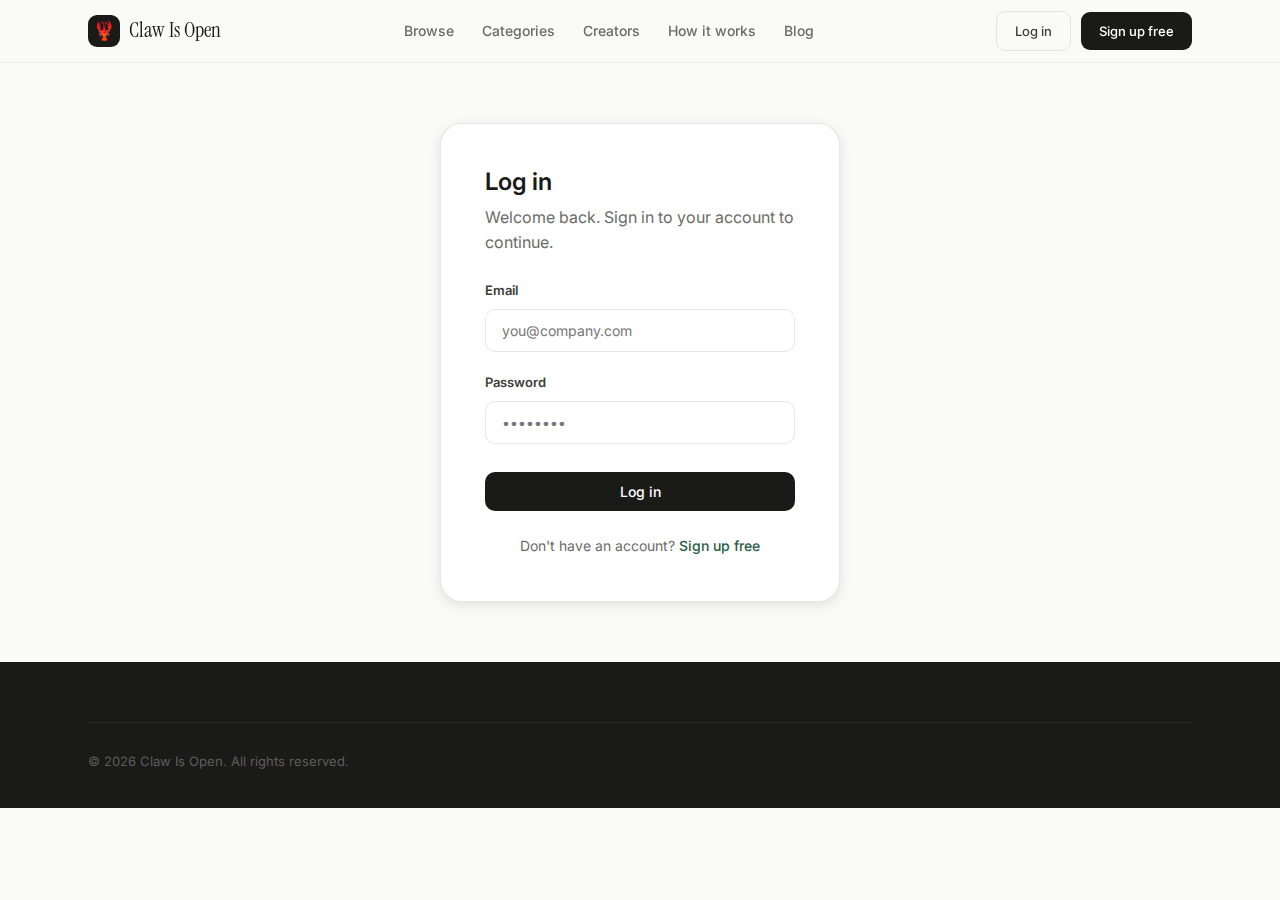
<file: signin.html>
<!DOCTYPE html>
<html lang="en">
<head>
  <meta charset="UTF-8" />
  <meta name="viewport" content="width=device-width, initial-scale=1.0" />
  <title>Log in — Claw Is Open</title>
  <link rel="preconnect" href="https://fonts.googleapis.com" />
  <link href="https://fonts.googleapis.com/css2?family=Instrument+Serif:ital@0;1&family=Inter:wght@300;400;500;600;700&display=swap" rel="stylesheet" />
  <link rel="stylesheet" href="css/styles.css" />
</head>
<body>

<nav>
  <div class="nav-wrap">
    <a href="index.html" class="nav-logo">
      <div class="logo-mark">🦞</div>
      Claw Is Open
    </a>
    <div class="nav-center">
      <a href="marketplace.html">Browse</a>
      <a href="marketplace.html#categories">Categories</a>
      <a href="creators.html">Creators</a>
      <a href="index.html#how">How it works</a>
      <a href="blog.html">Blog</a>
    </div>
    <div class="nav-right">
      <a href="signin.html" class="btn btn-ghost">Log in</a>
      <a href="signup.html" class="btn btn-dark">Sign up free</a>
    </div>
  </div>
</nav>

<section class="form-page">
  <div class="container">
    <div class="form-card">
      <h1>Log in</h1>
      <p class="s-sub">Welcome back. Sign in to your account to continue.</p>
      <form id="signin-form" onsubmit="event.preventDefault(); window.location.href='index.html';">
        <div class="form-group">
          <label for="email">Email</label>
          <input type="email" id="email" name="email" placeholder="you@company.com" required />
        </div>
        <div class="form-group">
          <label for="password">Password</label>
          <input type="password" id="password" name="password" placeholder="••••••••" required />
        </div>
        <button type="submit" class="btn btn-dark">Log in</button>
      </form>
      <p class="form-footer">Don't have an account? <a href="signup.html">Sign up free</a></p>
    </div>
  </div>
</section>

<footer>
  <div class="container">
    <div class="footer-bottom">
      <p>© 2026 Claw Is Open. All rights reserved.</p>
    </div>
  </div>
</footer>
</body>
</html>
</file>
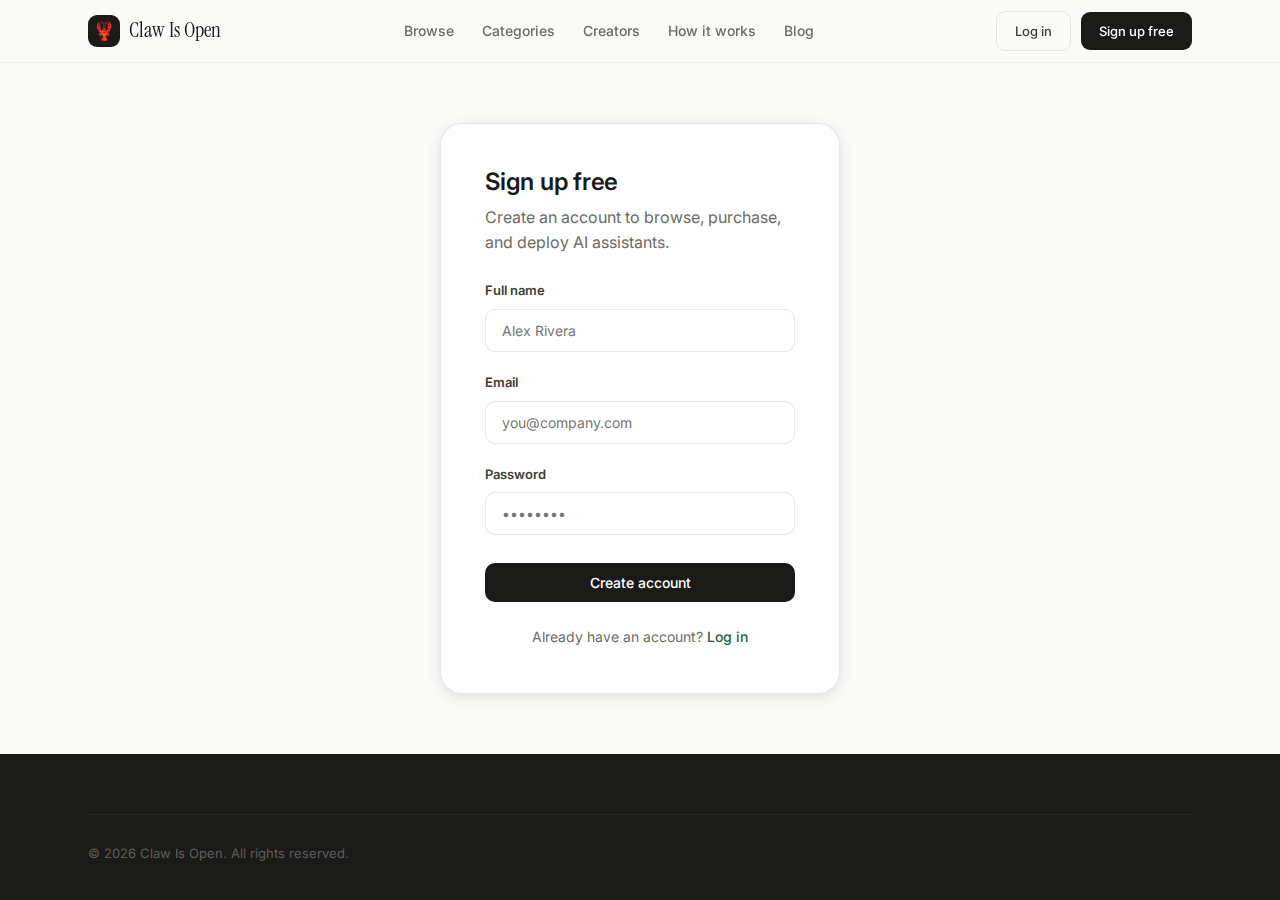
<file: signup.html>
<!DOCTYPE html>
<html lang="en">
<head>
  <meta charset="UTF-8" />
  <meta name="viewport" content="width=device-width, initial-scale=1.0" />
  <title>Sign up — Claw Is Open</title>
  <link rel="preconnect" href="https://fonts.googleapis.com" />
  <link href="https://fonts.googleapis.com/css2?family=Instrument+Serif:ital@0;1&family=Inter:wght@300;400;500;600;700&display=swap" rel="stylesheet" />
  <link rel="stylesheet" href="css/styles.css" />
</head>
<body>

<nav>
  <div class="nav-wrap">
    <a href="index.html" class="nav-logo">
      <div class="logo-mark">🦞</div>
      Claw Is Open
    </a>
    <div class="nav-center">
      <a href="marketplace.html">Browse</a>
      <a href="marketplace.html#categories">Categories</a>
      <a href="creators.html">Creators</a>
      <a href="index.html#how">How it works</a>
      <a href="blog.html">Blog</a>
    </div>
    <div class="nav-right">
      <a href="signin.html" class="btn btn-ghost">Log in</a>
      <a href="signup.html" class="btn btn-dark">Sign up free</a>
    </div>
  </div>
</nav>

<section class="form-page">
  <div class="container">
    <div class="form-card">
      <h1>Sign up free</h1>
      <p class="s-sub">Create an account to browse, purchase, and deploy AI assistants.</p>
      <form id="signup-form" onsubmit="event.preventDefault(); window.location.href='index.html';">
        <div class="form-group">
          <label for="name">Full name</label>
          <input type="text" id="name" name="name" placeholder="Alex Rivera" required />
        </div>
        <div class="form-group">
          <label for="email">Email</label>
          <input type="email" id="email" name="email" placeholder="you@company.com" required />
        </div>
        <div class="form-group">
          <label for="password">Password</label>
          <input type="password" id="password" name="password" placeholder="••••••••" required minlength="8" />
        </div>
        <button type="submit" class="btn btn-dark">Create account</button>
      </form>
      <p class="form-footer">Already have an account? <a href="signin.html">Log in</a></p>
    </div>
  </div>
</section>

<footer>
  <div class="container">
    <div class="footer-bottom">
      <p>© 2026 Claw Is Open. All rights reserved.</p>
    </div>
  </div>
</footer>
</body>
</html>
</file>
<file: css/styles.css>
/* ── Reset ── */
*, *::before, *::after { box-sizing: border-box; margin: 0; padding: 0; }
html { scroll-behavior: smooth; }
body {
  font-family: 'Inter', sans-serif;
  background: #fafaf8;
  color: #1a1a18;
  line-height: 1.6;
  -webkit-font-smoothing: antialiased;
  overflow-x: hidden;
}

/* ── Variables ── */
:root {
  --ink:        #1a1a18;
  --ink-2:      #3d3d3a;
  --ink-3:      #6b6b67;
  --ink-4:      #9d9d99;
  --bg:         #fafaf8;
  --bg-2:       #f3f2ef;
  --bg-3:       #eae9e4;
  --white:      #ffffff;
  --accent:     #2a5c45;
  --accent-2:   #e8f3ee;
  --warm:       #c8622a;
  --warm-2:     #fdf0e8;
  --border:     rgba(26,26,24,0.1);
  --border-2:   rgba(26,26,24,0.06);
  --shadow-sm:  0 1px 3px rgba(26,26,24,0.08), 0 1px 2px rgba(26,26,24,0.04);
  --shadow-md:  0 4px 16px rgba(26,26,24,0.08), 0 2px 6px rgba(26,26,24,0.04);
  --shadow-lg:  0 12px 40px rgba(26,26,24,0.1), 0 4px 12px rgba(26,26,24,0.05);
  --radius:     14px;
  --radius-lg:  22px;
  --radius-xl:  32px;
}

/* ── Typography ── */
.serif { font-family: 'Instrument Serif', Georgia, serif; }
h1, h2, h3 { font-weight: 600; line-height: 1.2; letter-spacing: -0.01em; }
a { text-decoration: none; color: inherit; }
p { color: var(--ink-3); }

/* ── Layout ── */
.container { max-width: 1160px; margin: 0 auto; padding: 0 28px; }
section { padding: 88px 0; }

/* ── Buttons ── */
.btn {
  display: inline-flex; align-items: center; gap: 7px;
  font-family: 'Inter', sans-serif; font-size: 14px; font-weight: 500;
  padding: 11px 22px; border-radius: 10px; cursor: pointer;
  border: none; transition: all 0.18s ease; white-space: nowrap;
}
.btn-dark {
  background: var(--ink); color: var(--white);
}
.btn-dark:hover { background: var(--ink-2); transform: translateY(-1px); box-shadow: var(--shadow-md); }
.btn-ghost {
  background: transparent; color: var(--ink-2);
  border: 1px solid var(--border);
}
.btn-ghost:hover { background: var(--bg-2); border-color: rgba(26,26,24,0.18); }
.btn-accent {
  background: var(--accent); color: var(--white);
}
.btn-accent:hover { background: #234d3a; transform: translateY(-1px); box-shadow: 0 4px 14px rgba(42,92,69,0.3); }
.btn-lg { padding: 14px 28px; font-size: 15px; border-radius: 12px; }

/* ── Tags / Badges ── */
.badge {
  display: inline-flex; align-items: center; gap: 5px;
  font-size: 11px; font-weight: 600; letter-spacing: 0.07em;
  text-transform: uppercase; padding: 4px 10px;
  border-radius: 6px;
}
.badge-green  { background: var(--accent-2); color: var(--accent); }
.badge-warm   { background: var(--warm-2); color: var(--warm); }
.badge-neutral { background: var(--bg-3); color: var(--ink-2); }

/* ── Divider ── */
hr { border: none; border-top: 1px solid var(--border); }

/* NAVIGATION */
nav {
  position: sticky; top: 0; z-index: 100;
  background: rgba(250,250,248,0.9);
  backdrop-filter: blur(16px); -webkit-backdrop-filter: blur(16px);
  border-bottom: 1px solid var(--border-2);
}
.nav-wrap {
  display: flex; align-items: center;
  justify-content: space-between; height: 62px;
  max-width: 1160px; margin: 0 auto; padding: 0 28px;
}
.nav-logo {
  display: flex; align-items: center; gap: 9px;
  font-family: 'Instrument Serif', Georgia, serif;
  font-weight: 400; font-size: 21px; color: var(--ink);
}
.logo-mark {
  width: 32px; height: 32px; min-width: 32px; min-height: 32px;
  border-radius: 9px;
  background: var(--ink); color: var(--white);
  display: flex; align-items: center; justify-content: center;
  font-size: 18px; line-height: 1; flex-shrink: 0;
}
.nav-center { display: flex; align-items: center; gap: 2px; }
.nav-center a {
  padding: 7px 13px; border-radius: 8px;
  font-size: 14px; font-weight: 500; color: var(--ink-3);
  transition: all 0.15s;
}
.nav-center a:hover { color: var(--ink); background: var(--bg-2); }
.nav-right { display: flex; align-items: center; gap: 10px; }
.nav-right .btn { padding: 9px 18px; font-size: 13px; border-radius: 9px; }

/* HERO */
.hero {
  padding: 80px 0 72px;
  background: var(--white);
  border-bottom: 1px solid var(--border-2);
}
.hero-inner { display: grid; grid-template-columns: 1fr 1fr; gap: 80px; align-items: center; }
.hero-eyebrow {
  display: inline-flex; align-items: center; gap: 8px;
  font-size: 12px; font-weight: 600; letter-spacing: 0.06em;
  text-transform: uppercase; color: var(--accent);
  margin-bottom: 22px;
}
.hero-eyebrow .dot {
  width: 6px; height: 6px; border-radius: 50%;
  background: var(--accent);
}
.hero h1 {
  font-size: clamp(36px, 4.5vw, 56px);
  font-weight: 600; color: var(--ink);
  margin-bottom: 20px; letter-spacing: -0.025em;
}
.hero h1 em {
  font-family: 'Instrument Serif', Georgia, serif;
  font-style: italic; font-weight: 400;
  color: var(--accent);
}
.hero-desc {
  font-size: 17px; color: var(--ink-3);
  line-height: 1.7; margin-bottom: 32px; max-width: 440px;
}
.hero-actions { display: flex; gap: 10px; flex-wrap: wrap; margin-bottom: 40px; }
.hero-props {
  display: flex; flex-direction: column; gap: 10px;
}
.prop-row { display: flex; align-items: center; gap: 9px; font-size: 13px; color: var(--ink-3); }
.prop-row .check {
  width: 20px; height: 20px; border-radius: 6px;
  background: var(--accent-2); color: var(--accent);
  display: flex; align-items: center; justify-content: center;
  font-size: 11px; flex-shrink: 0;
}
.hero-visual { position: relative; }
.hero-card-stack { position: relative; height: 360px; }
.stack-card {
  position: absolute; background: var(--white);
  border: 1px solid var(--border); border-radius: var(--radius-lg);
  box-shadow: var(--shadow-md); padding: 24px;
  transition: all 0.3s ease;
}
.stack-card-back {
  width: 88%; left: 6%; top: 16px;
  background: var(--bg-2); border-color: transparent;
  box-shadow: none; z-index: 1;
}
.stack-card-mid {
  width: 94%; left: 3%; top: 8px;
  background: var(--bg); z-index: 2;
}
.stack-card-front { width: 100%; top: 0; z-index: 3; }
.card-top { display: flex; align-items: flex-start; justify-content: space-between; margin-bottom: 16px; }
.card-avatar {
  width: 48px; height: 48px; border-radius: 14px;
  background: var(--accent-2); display: flex;
  align-items: center; justify-content: center; font-size: 24px;
}
.card-price-tag {
  font-size: 20px; font-weight: 700; color: var(--ink);
  letter-spacing: -0.02em;
}
.card-price-tag .cents { font-size: 13px; font-weight: 500; color: var(--ink-4); }
.stack-card h3 { font-size: 17px; font-weight: 600; margin-bottom: 6px; }
.stack-card p { font-size: 13px; color: var(--ink-3); line-height: 1.55; margin-bottom: 18px; }
.card-meta { display: flex; align-items: center; gap: 16px; }
.meta-item { font-size: 12px; color: var(--ink-4); display: flex; align-items: center; gap: 4px; }
.meta-item strong { color: var(--ink-2); font-weight: 600; }
.hero-stat-row {
  position: absolute; bottom: -28px; left: 0; right: 0;
  display: flex; gap: 12px; z-index: 10;
}
.hero-stat-pill {
  flex: 1; background: var(--white); border: 1px solid var(--border);
  border-radius: 12px; padding: 14px 18px;
  box-shadow: var(--shadow-sm); text-align: center;
}
.hero-stat-pill .val {
  font-size: 22px; font-weight: 700; color: var(--ink);
  letter-spacing: -0.02em; display: block;
}
.hero-stat-pill .lbl { font-size: 11px; color: var(--ink-4); margin-top: 2px; }

/* TRUST BAR */
.trust-bar {
  padding: 24px 0;
  background: var(--bg-2);
  border-bottom: 1px solid var(--border-2);
}
.trust-inner {
  display: flex; align-items: center; justify-content: center;
  gap: 48px; flex-wrap: wrap;
}
.trust-item { display: flex; align-items: center; gap: 8px; font-size: 13px; color: var(--ink-3); font-weight: 500; }
.trust-icon { font-size: 16px; }

/* SECTION HEADERS */
.s-head { margin-bottom: 44px; }
.s-head-row { display: flex; align-items: flex-end; justify-content: space-between; gap: 16px; flex-wrap: wrap; }
.s-label {
  font-size: 11px; font-weight: 700; letter-spacing: 0.1em;
  text-transform: uppercase; color: var(--ink-4); margin-bottom: 8px;
}
.s-title { font-size: clamp(26px, 3.5vw, 36px); font-weight: 600; color: var(--ink); margin-bottom: 10px; }
.s-title em { font-family: 'Instrument Serif', serif; font-style: italic; font-weight: 400; }
.s-sub { font-size: 16px; color: var(--ink-3); max-width: 480px; }

/* CATEGORIES */
.categories-section { padding: 44px 0; background: var(--bg); }
.cat-scroll { display: flex; gap: 10px; flex-wrap: wrap; }
.cat-pill {
  display: flex; align-items: center; gap: 8px;
  padding: 9px 16px; border-radius: 100px;
  border: 1px solid var(--border); background: var(--white);
  font-size: 13px; font-weight: 500; color: var(--ink-2);
  cursor: pointer; transition: all 0.15s;
}
.cat-pill:hover { border-color: var(--accent); color: var(--accent); background: var(--accent-2); }
.cat-pill.active { border-color: var(--accent); color: var(--accent); background: var(--accent-2); }
.cat-pill .n { font-size: 11px; color: var(--ink-4); background: var(--bg-3); padding: 1px 7px; border-radius: 100px; }

/* PERSONA CARDS */
.personas-section { background: var(--white); }
.persona-grid { display: grid; grid-template-columns: repeat(3, 1fr); gap: 18px; }
.p-card {
  background: var(--white); border: 1px solid var(--border);
  border-radius: var(--radius-lg); padding: 26px;
  transition: all 0.2s ease; cursor: pointer; position: relative;
  overflow: hidden;
}
.p-card:hover { box-shadow: var(--shadow-lg); transform: translateY(-3px); border-color: rgba(26,26,24,0.14); }
.p-card-top { display: flex; align-items: flex-start; justify-content: space-between; margin-bottom: 18px; }
.p-icon {
  width: 52px; height: 52px; border-radius: 14px;
  display: flex; align-items: center; justify-content: center; font-size: 26px;
}
.p-icon-green { background: var(--accent-2); }
.p-icon-warm  { background: var(--warm-2); }
.p-icon-gray  { background: var(--bg-2); }
.p-price {
  font-size: 17px; font-weight: 700; color: var(--ink);
  letter-spacing: -0.02em;
}
.p-price.free { color: var(--accent); font-size: 14px; font-weight: 600; }
.p-card h3 { font-size: 16px; font-weight: 600; margin-bottom: 7px; color: var(--ink); }
.p-card p { font-size: 13px; color: var(--ink-3); line-height: 1.6; margin-bottom: 18px; }
.p-card-foot { display: flex; align-items: center; justify-content: space-between; padding-top: 16px; border-top: 1px solid var(--border-2); }
.p-stars { display: flex; align-items: center; gap: 4px; font-size: 12px; }
.p-stars .star { color: #e8a020; }
.p-stars .val { font-weight: 600; color: var(--ink-2); }
.p-dl { font-size: 12px; color: var(--ink-4); }

/* SKILLS SECTION */
.skills-section { background: var(--bg-2); }
.skill-grid { display: grid; grid-template-columns: repeat(2, 1fr); gap: 12px; }
.sk-card {
  background: var(--white); border: 1px solid var(--border);
  border-radius: var(--radius); padding: 18px 20px;
  display: flex; align-items: center; gap: 16px;
  transition: all 0.18s; cursor: pointer;
}
.sk-card:hover { box-shadow: var(--shadow-md); transform: translateY(-2px); border-color: rgba(26,26,24,0.14); }
.sk-icon {
  width: 44px; height: 44px; border-radius: 12px; flex-shrink: 0;
  display: flex; align-items: center; justify-content: center; font-size: 22px;
}
.sk-icon-a { background: var(--accent-2); }
.sk-icon-b { background: var(--warm-2); }
.sk-icon-c { background: #e8eaf8; }
.sk-icon-d { background: #fef3c7; }
.sk-info { flex: 1; min-width: 0; }
.sk-info h3 { font-size: 14px; font-weight: 600; color: var(--ink); margin-bottom: 3px; }
.sk-info p { font-size: 12px; color: var(--ink-4); }
.sk-price { font-size: 14px; font-weight: 700; color: var(--ink); flex-shrink: 0; }
.sk-price.free { color: var(--accent); font-weight: 600; }

/* HOW IT WORKS */
.how-section { background: var(--white); }
.steps-row { display: grid; grid-template-columns: repeat(3, 1fr); gap: 2px; }
.step-card {
  padding: 44px 36px; background: var(--bg);
  border: 1px solid var(--border); text-align: left;
}
.step-card:first-child { border-radius: var(--radius-xl) 0 0 var(--radius-xl); }
.step-card:last-child  { border-radius: 0 var(--radius-xl) var(--radius-xl) 0; }
.step-num {
  width: 40px; height: 40px; border-radius: 12px;
  border: 2px solid var(--border); background: var(--white);
  display: flex; align-items: center; justify-content: center;
  font-size: 16px; font-weight: 700; color: var(--ink-2);
  margin-bottom: 22px;
}
.step-card h3 { font-size: 20px; font-weight: 600; margin-bottom: 12px; color: var(--ink); }
.step-card p { font-size: 14px; color: var(--ink-3); line-height: 1.7; }

/* FEATURED CREATORS */
.creators-section { background: var(--bg-2); }
.creator-grid { display: grid; grid-template-columns: repeat(3, 1fr); gap: 18px; }
.cr-card {
  background: var(--white); border: 1px solid var(--border);
  border-radius: var(--radius-lg); padding: 30px;
  transition: all 0.2s; cursor: pointer;
}
.cr-card:hover { box-shadow: var(--shadow-lg); transform: translateY(-3px); }
.cr-top { display: flex; align-items: center; gap: 14px; margin-bottom: 22px; }
.cr-avatar {
  width: 52px; height: 52px; border-radius: 50%;
  background: var(--bg-3); border: 2px solid var(--border);
  display: flex; align-items: center; justify-content: center; font-size: 24px;
  flex-shrink: 0;
}
.cr-info h3 { font-size: 15px; font-weight: 600; color: var(--ink); margin-bottom: 3px; }
.cr-info .handle { font-size: 13px; color: var(--ink-4); }
.cr-bio { font-size: 13px; color: var(--ink-3); line-height: 1.6; margin-bottom: 20px; }
.cr-stats { display: flex; gap: 0; border: 1px solid var(--border); border-radius: 10px; overflow: hidden; }
.cr-stat { flex: 1; padding: 11px 0; text-align: center; border-right: 1px solid var(--border); }
.cr-stat:last-child { border-right: none; }
.cr-stat .v { font-size: 16px; font-weight: 700; color: var(--ink); display: block; letter-spacing: -0.01em; }
.cr-stat .k { font-size: 11px; color: var(--ink-4); }

/* API CTA */
.api-section { background: var(--white); }
.api-card {
  border-radius: var(--radius-xl); overflow: hidden;
  display: grid; grid-template-columns: 1fr 1fr;
  border: 1px solid var(--border); box-shadow: var(--shadow-md);
}
.api-left {
  background: var(--ink); color: var(--white);
  padding: 60px 52px;
}
.api-left .s-label { color: rgba(255,255,255,0.4); margin-bottom: 14px; display: block; }
.api-left h2 { font-size: 32px; font-weight: 600; margin-bottom: 16px; line-height: 1.25; color: var(--white); }
.api-left h2 em { font-family: 'Instrument Serif', serif; font-style: italic; font-weight: 400; color: #a3c4b3; }
.api-left p { color: rgba(255,255,255,0.6); font-size: 15px; line-height: 1.7; margin-bottom: 32px; }
.api-left .btn-ghost { border-color: rgba(255,255,255,0.2); color: rgba(255,255,255,0.8); }
.api-left .btn-ghost:hover { background: rgba(255,255,255,0.08); border-color: rgba(255,255,255,0.35); color: var(--white); }
.api-right { background: #f6f5f2; padding: 48px; display: flex; flex-direction: column; justify-content: center; }
.api-code-block {
  background: var(--white); border: 1px solid var(--border);
  border-radius: 14px; padding: 24px;
  font-family: 'SF Mono', 'Fira Code', monospace; font-size: 13px;
  line-height: 1.8; box-shadow: var(--shadow-sm);
}
.c-comment { color: var(--ink-4); }
.c-key     { color: #1d5fa0; }
.c-str     { color: #c8622a; }
.c-num     { color: #2a5c45; }
.c-fn      { color: var(--ink-2); }
.revenue-pill {
  margin-top: 20px; display: flex; align-items: center; gap: 10px;
  background: var(--accent-2); border: 1px solid rgba(42,92,69,0.15);
  border-radius: 10px; padding: 14px 18px;
}
.revenue-pill .icon { font-size: 20px; }
.revenue-pill p { font-size: 13px; color: var(--accent); font-weight: 500; }
.revenue-pill p strong { color: var(--accent); }

/* NEWSLETTER */
.newsletter-section {
  padding: 64px 0;
  background: var(--bg-2);
  border-top: 1px solid var(--border-2);
}
.nl-wrap {
  display: flex; align-items: center;
  justify-content: space-between; gap: 32px; flex-wrap: wrap;
}
.nl-text h3 { font-size: 22px; font-weight: 600; color: var(--ink); margin-bottom: 6px; }
.nl-text p { font-size: 14px; color: var(--ink-3); }
.nl-form { display: flex; gap: 10px; }
.nl-input {
  padding: 11px 16px; border-radius: 10px; min-width: 280px;
  border: 1px solid var(--border); background: var(--white);
  font-size: 14px; font-family: 'Inter', sans-serif; color: var(--ink);
  outline: none; transition: border-color 0.15s;
}
.nl-input::placeholder { color: var(--ink-4); }
.nl-input:focus { border-color: var(--accent); }

/* FOOTER */
footer {
  background: var(--ink); color: rgba(255,255,255,0.7);
  padding: 60px 0 36px;
}
.footer-grid {
  display: grid; grid-template-columns: 2fr 1fr 1fr 1fr;
  gap: 48px; margin-bottom: 52px;
}
.footer-brand .nav-logo { color: var(--white); margin-bottom: 16px; display: flex; }
.footer-brand .logo-mark { background: rgba(255,255,255,0.12); }
.footer-brand p { font-size: 14px; line-height: 1.7; color: rgba(255,255,255,0.45); max-width: 260px; }
.footer-social { display: flex; gap: 8px; margin-top: 20px; }
.soc-btn {
  width: 34px; height: 34px; border-radius: 9px;
  border: 1px solid rgba(255,255,255,0.12);
  display: flex; align-items: center; justify-content: center;
  font-size: 14px; cursor: pointer; transition: all 0.15s;
  color: rgba(255,255,255,0.5);
}
.soc-btn:hover { border-color: rgba(255,255,255,0.3); color: var(--white); background: rgba(255,255,255,0.06); }
.footer-col h4 { font-size: 13px; font-weight: 600; color: var(--white); margin-bottom: 16px; }
.footer-col ul { list-style: none; }
.footer-col ul li { margin-bottom: 10px; }
.footer-col ul li a { font-size: 13px; color: rgba(255,255,255,0.45); transition: color 0.15s; }
.footer-col ul li a:hover { color: rgba(255,255,255,0.85); }
.footer-bottom {
  border-top: 1px solid rgba(255,255,255,0.08); padding-top: 28px;
  display: flex; align-items: center; justify-content: space-between; flex-wrap: wrap; gap: 12px;
}
.footer-bottom p { font-size: 13px; color: rgba(255,255,255,0.3); }

/* RESPONSIVE */
@media (max-width: 900px) {
  .hero-inner { grid-template-columns: 1fr; gap: 60px; }
  .hero-visual { display: none; }
  .persona-grid { grid-template-columns: repeat(2, 1fr); }
  .skill-grid { grid-template-columns: 1fr; }
  .api-card { grid-template-columns: 1fr; }
  .footer-grid { grid-template-columns: 1fr 1fr; }
  .blog-grid { grid-template-columns: repeat(2, 1fr); }
  .product-hero { grid-template-columns: 1fr; }
}
@media (max-width: 640px) {
  .persona-grid { grid-template-columns: 1fr; }
  .creator-grid { grid-template-columns: 1fr; }
  .steps-row { grid-template-columns: 1fr; }
  .step-card:first-child { border-radius: var(--radius-xl) var(--radius-xl) 0 0; }
  .step-card:last-child { border-radius: 0 0 var(--radius-xl) var(--radius-xl); }
  .nav-center { display: none; }
  .footer-grid { grid-template-columns: 1fr; }
  .blog-grid { grid-template-columns: 1fr; }
  .product-hero { grid-template-columns: 1fr; }
}

/* Form / Auth pages */
.form-page { min-height: 60vh; display: flex; align-items: center; justify-content: center; padding: 60px 0; }
.form-card {
  background: var(--white); border: 1px solid var(--border);
  border-radius: var(--radius-lg); padding: 44px;
  max-width: 400px; width: 100%; box-shadow: var(--shadow-md);
}
.form-card h1 { font-size: 24px; margin-bottom: 8px; }
.form-card .s-sub { margin-bottom: 24px; }
.form-group { margin-bottom: 20px; }
.form-group label { display: block; font-size: 13px; font-weight: 600; color: var(--ink-2); margin-bottom: 8px; }
.form-group input {
  width: 100%; padding: 12px 16px; border-radius: 10px;
  border: 1px solid var(--border); font-size: 14px; font-family: 'Inter', sans-serif;
}
.form-group input:focus { outline: none; border-color: var(--accent); }
.form-card .btn { width: 100%; justify-content: center; margin-top: 8px; }
.form-footer { margin-top: 24px; text-align: center; font-size: 14px; color: var(--ink-3); }
.form-footer a { color: var(--accent); font-weight: 500; }

/* Checkout */
.checkout-section { padding: 60px 0; }
.cart-item {
  display: flex; align-items: center; gap: 20px;
  padding: 20px 0; border-bottom: 1px solid var(--border-2);
}
.cart-item-info { flex: 1; }
.cart-item-price { font-weight: 700; color: var(--ink); }
.checkout-total { margin-top: 24px; padding-top: 24px; border-top: 2px solid var(--border); font-size: 18px; font-weight: 700; }

/* Blog cards */
.blog-grid { display: grid; grid-template-columns: repeat(3, 1fr); gap: 18px; }
.blog-card {
  background: var(--white); border: 1px solid var(--border);
  border-radius: var(--radius-lg); padding: 26px;
  transition: all 0.2s ease; cursor: pointer; display: block;
}
.blog-card:hover { box-shadow: var(--shadow-lg); border-color: rgba(26,26,24,0.14); }
.blog-card .s-label { margin-bottom: 10px; }
.blog-card h3 { font-size: 16px; margin-bottom: 8px; }

/* Product detail */
.product-detail { padding: 60px 0; }
.breadcrumb { font-size: 13px; color: var(--ink-4); margin-bottom: 24px; }
.breadcrumb a { color: var(--accent); }
.product-hero { display: grid; grid-template-columns: 1fr 320px; gap: 48px; align-items: start; }
.product-main h1 { font-size: 32px; margin-bottom: 16px; }
.product-meta { display: flex; gap: 20px; margin-bottom: 24px; font-size: 14px; color: var(--ink-3); }

/* Creator profile */
.creator-profile { padding: 60px 0; }
.creator-header { display: flex; align-items: center; gap: 24px; margin-bottom: 32px; }
.creator-header .cr-avatar { width: 80px; height: 80px; font-size: 36px; }

/* Scrollbar */
::-webkit-scrollbar { width: 5px; }
::-webkit-scrollbar-track { background: var(--bg); }
::-webkit-scrollbar-thumb { background: var(--bg-3); border-radius: 3px; }
</file>
